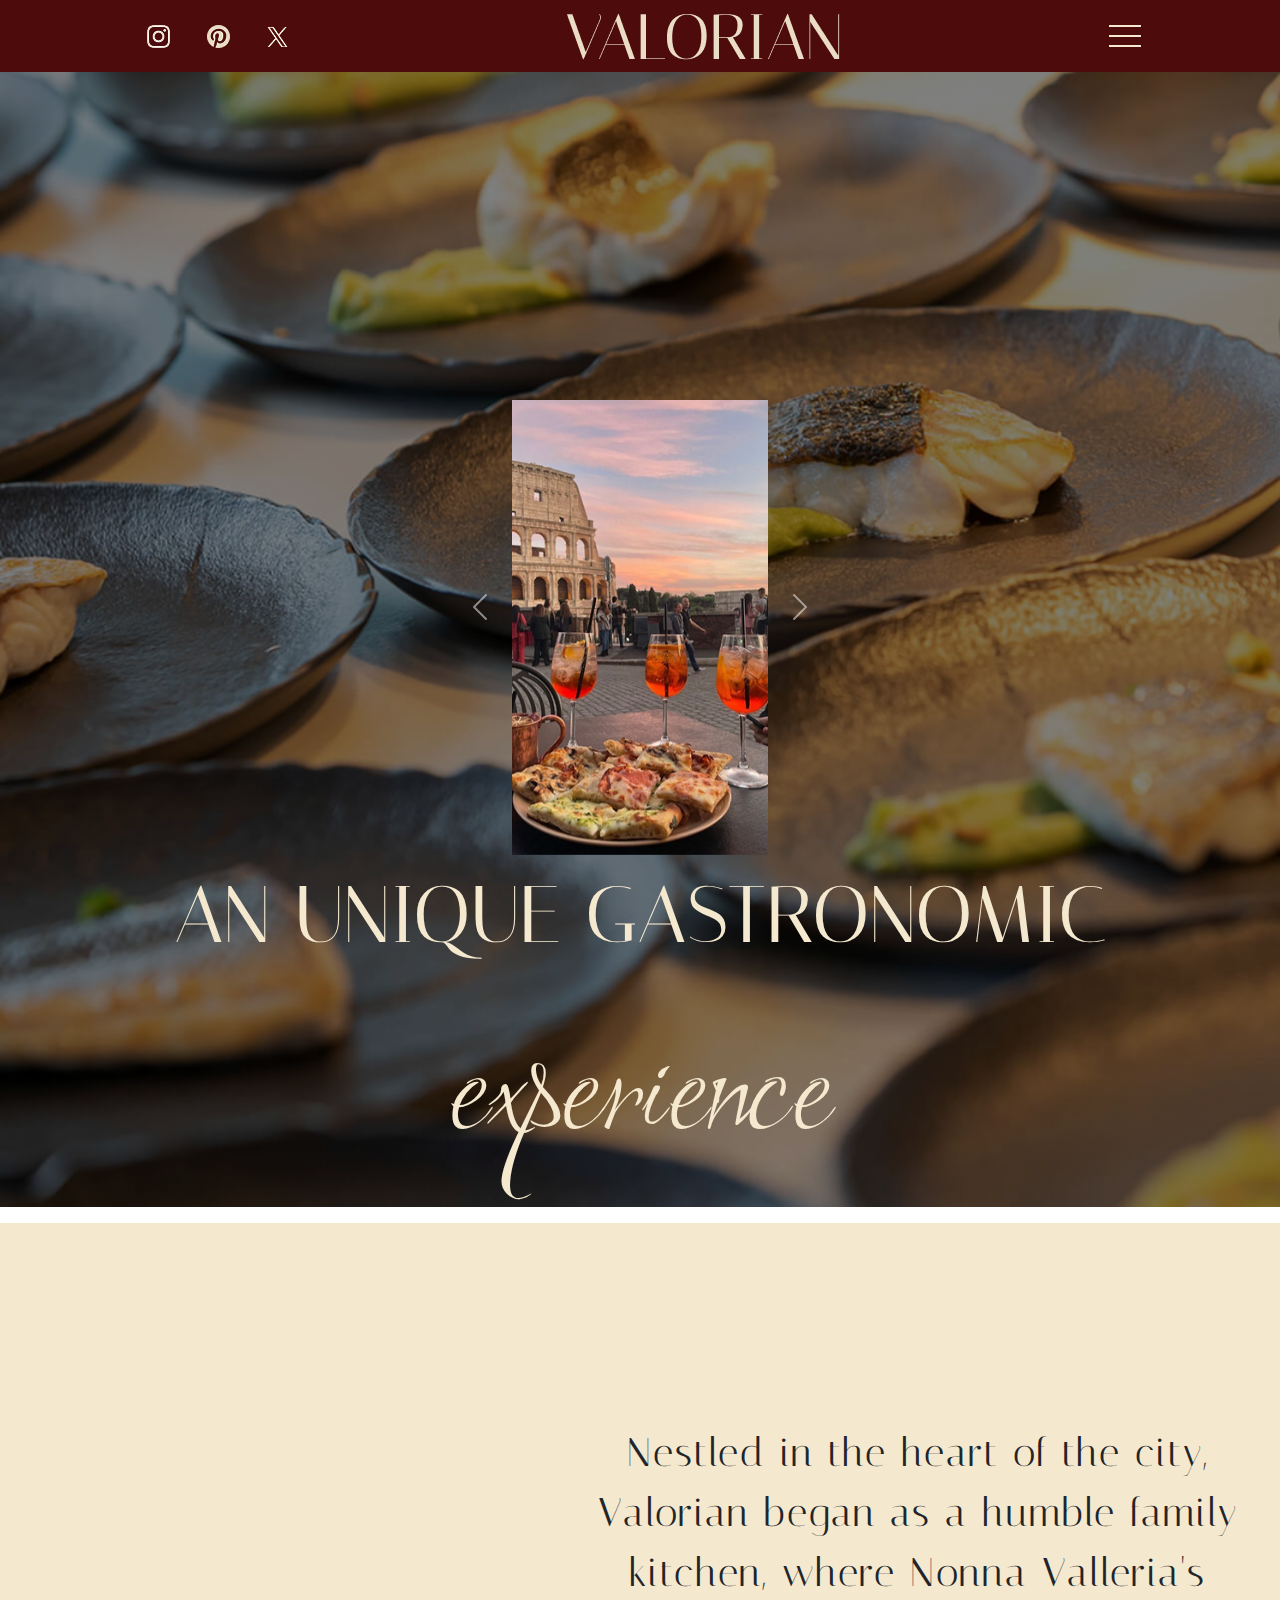
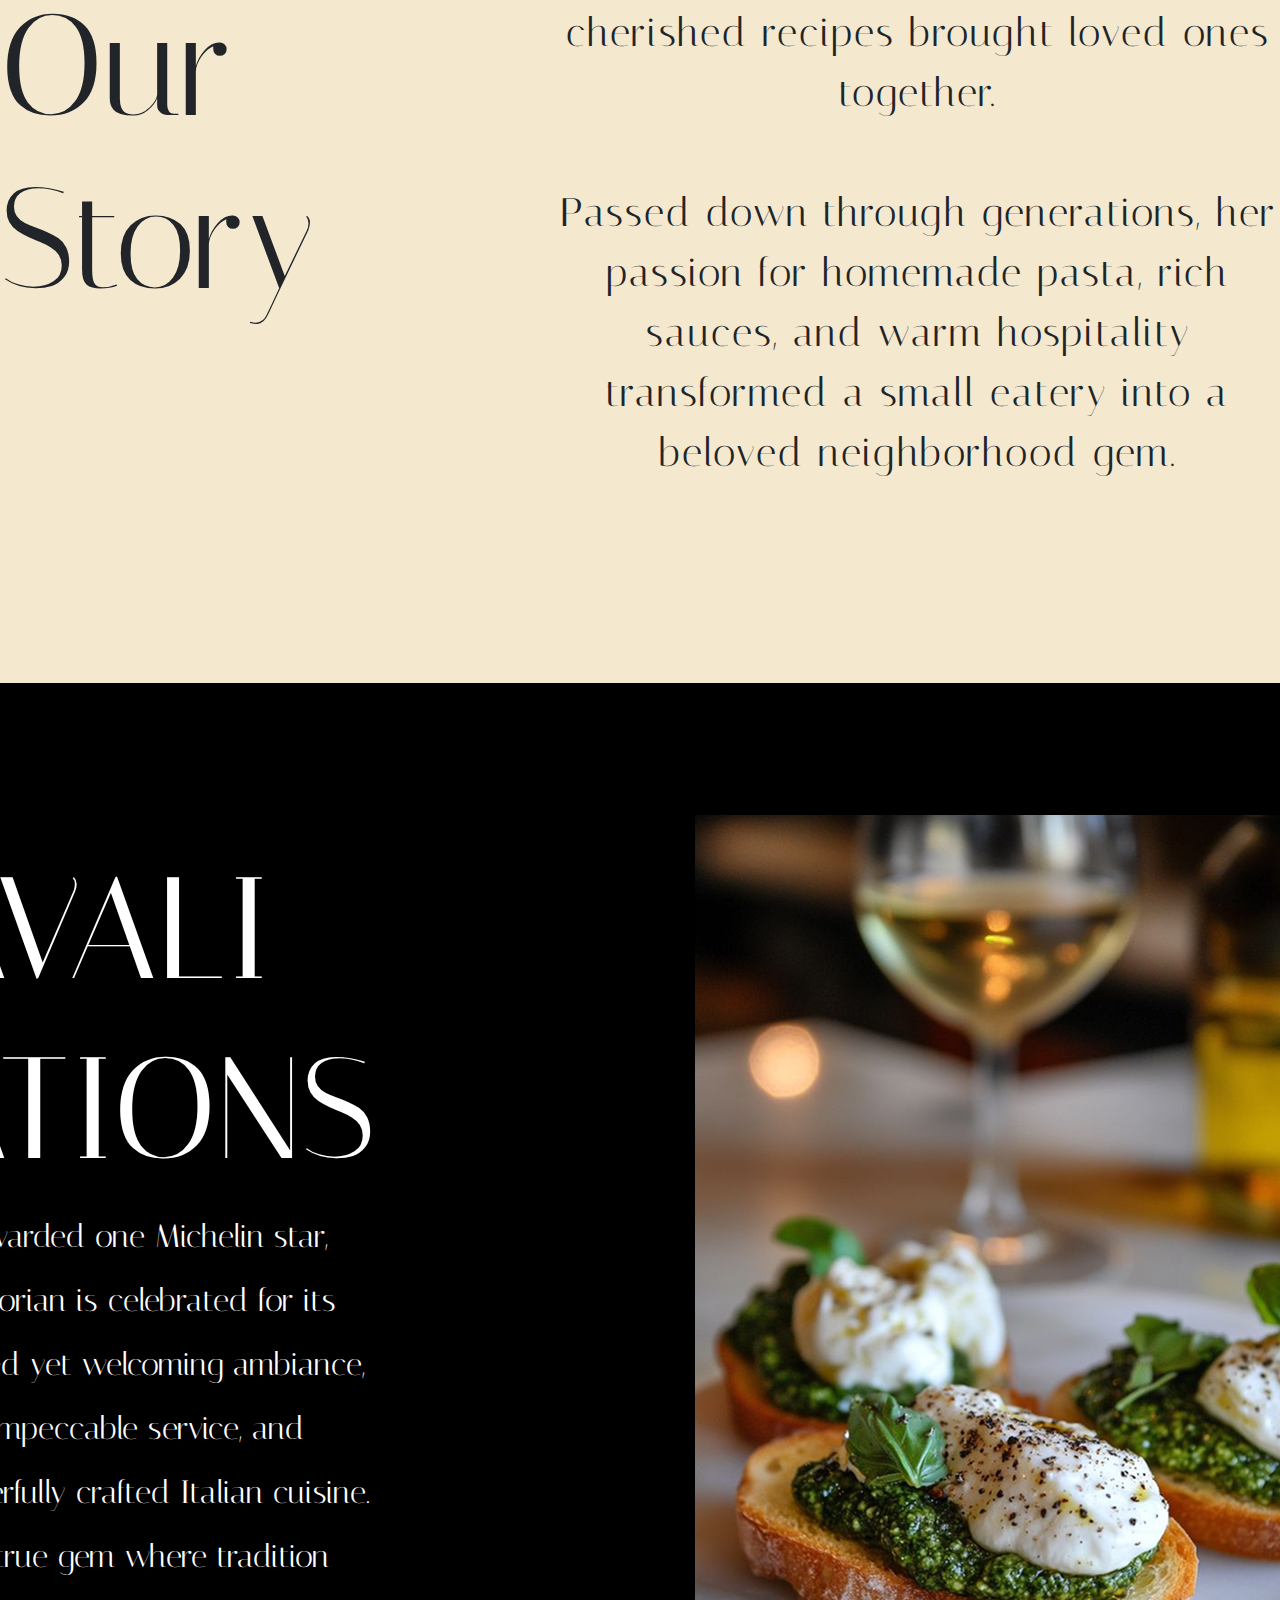
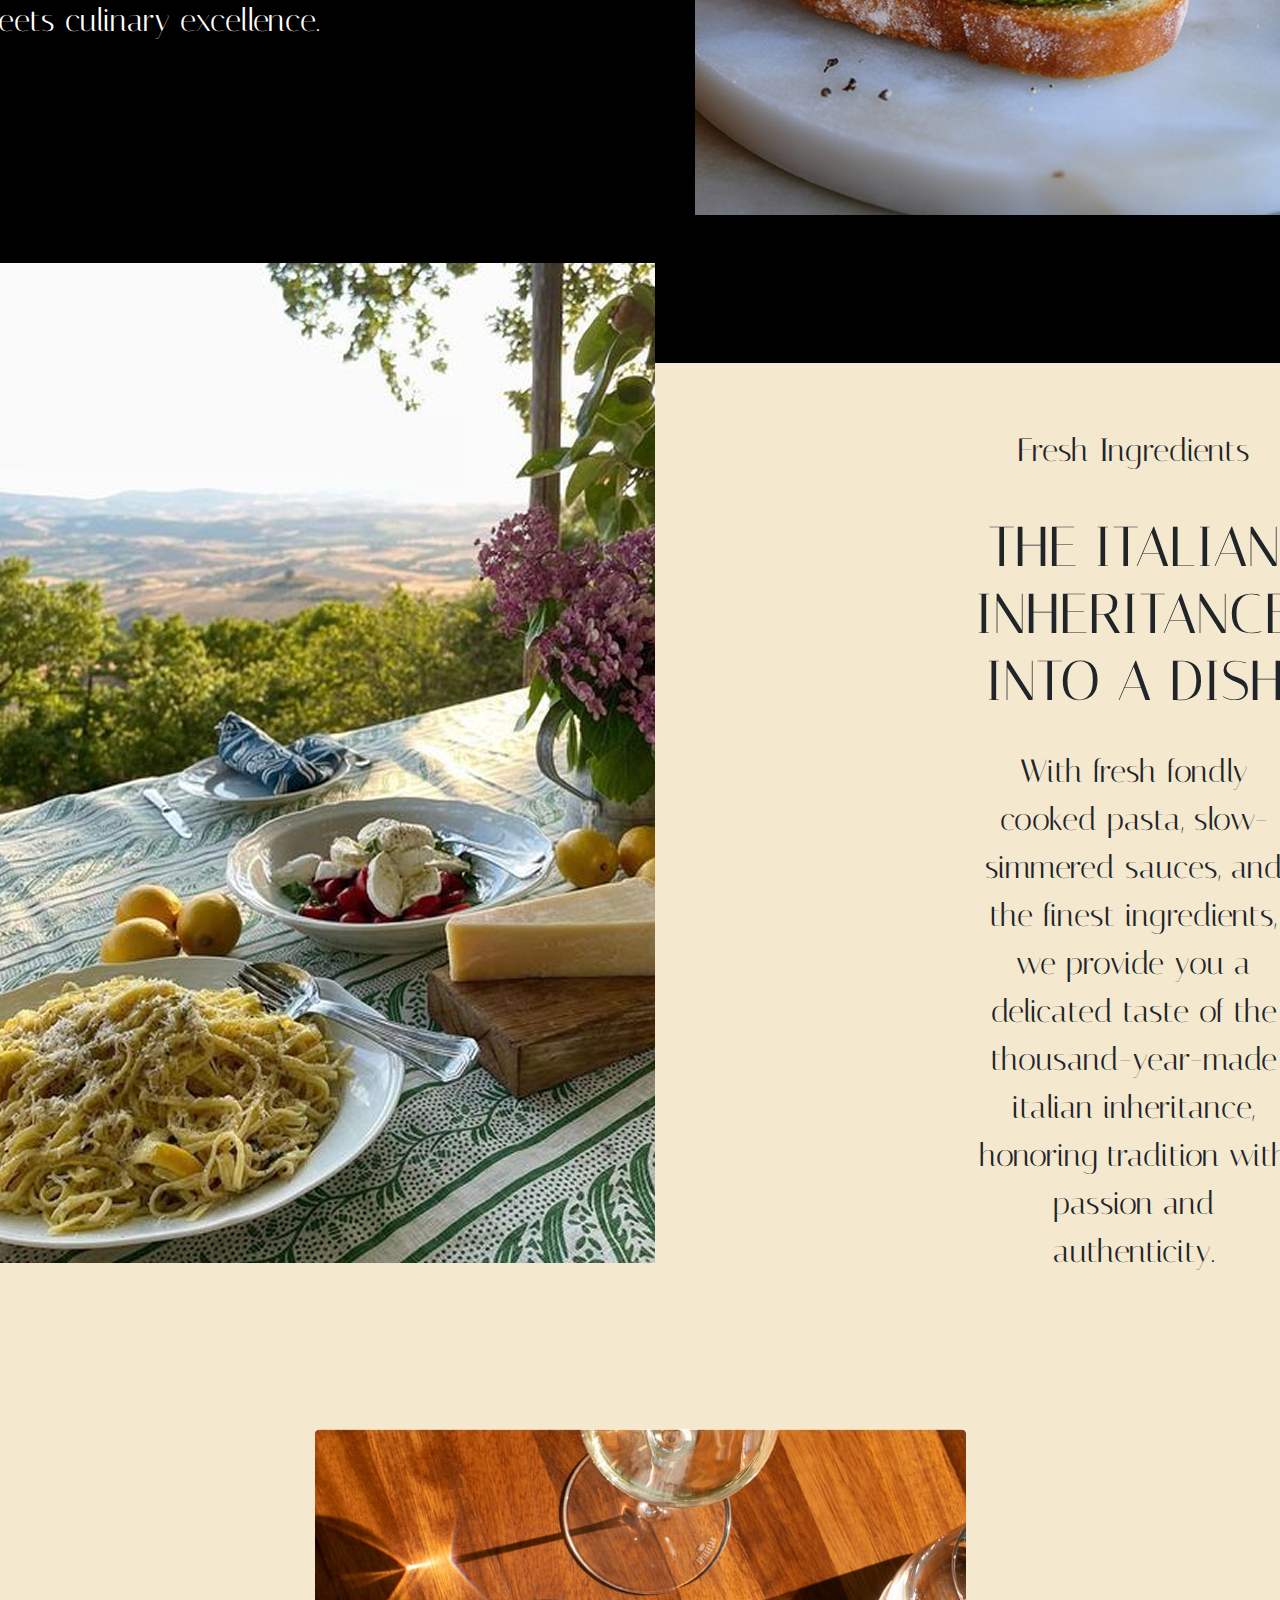
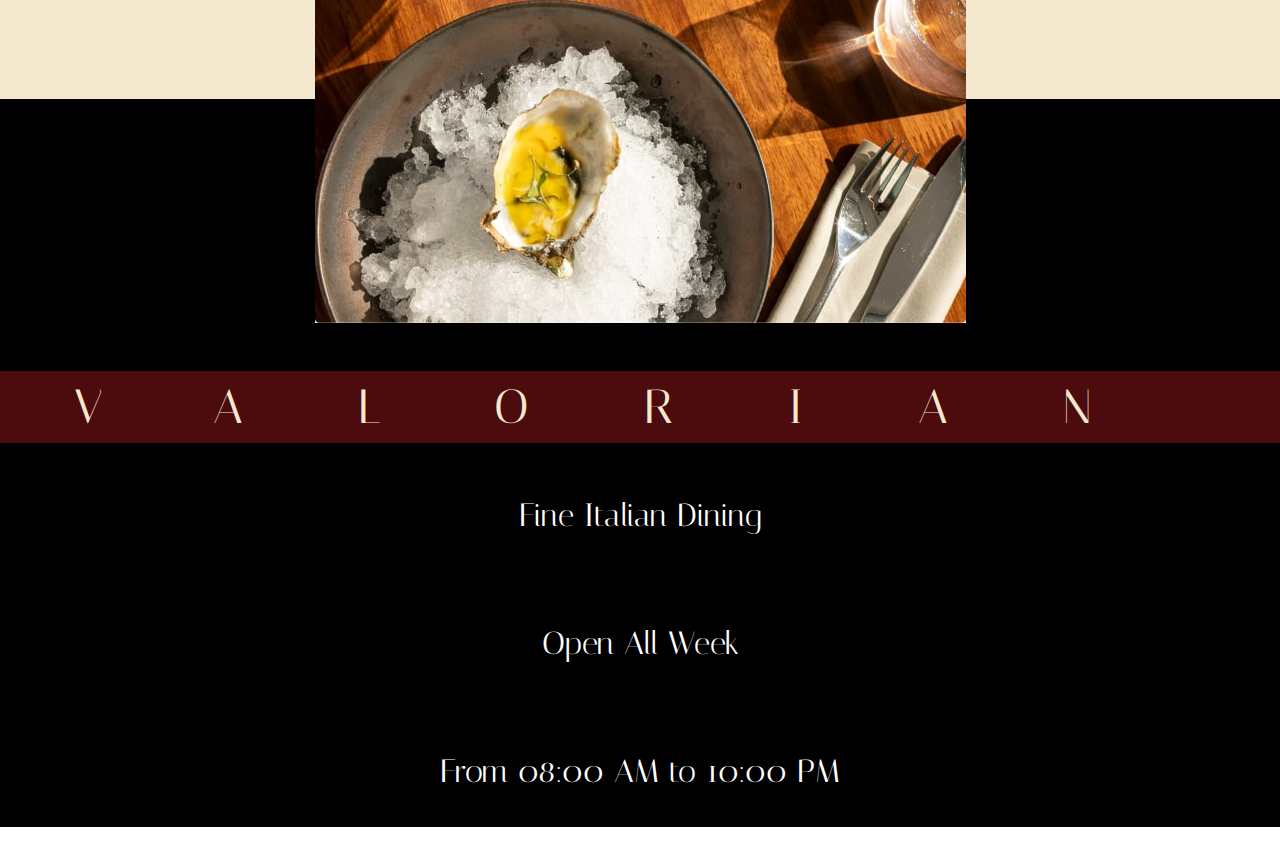
<file: index.html>
<!DOCTYPE html>
<html lang="en">
<head>
    <meta charset="UTF-8">
    <meta name="viewport" content="width=device-width, initial-scale=1.0">
    <title>VALORIAN</title>
    <link rel="stylesheet" href="css/principal.css">
    <link rel="preconnect" href="https://fonts.googleapis.com">
    <link rel="icon" type="image/png" href="favicon.png">
    <link rel="preconnect" href="https://fonts.gstatic.com" crossorigin>
    <link href="https://fonts.googleapis.com/css2?family=Great+Vibes&family=Italiana&display=swap" rel="stylesheet">
    <link rel="preconnect" href="https://fonts.googleapis.com">
    <link rel="preconnect" href="https://fonts.gstatic.com" crossorigin>
    <link href="https://fonts.googleapis.com/css2?family=Love+Light&display=swap" rel="stylesheet">


</head>
<body>
    <header id="texto">
        <nav>
          
            <div id="redes-sociais">
                <a href="https://www.instagram.com/"><img src="imagens/instagram.png" alt=""></a>
                <a href="https://br.pinterest.com/"><img src="imagens/pinterest.png" alt=""></a>
                <a href="https://x.com/?lang=pt&mx=2"><img src="imagens/x.png" alt=""></a>
            </div>

            <a href="index.html"><img src="imagens/LOGO.png" alt=""></a>

            <div class="mobile-menu">
              <div class="line1"></div>
              <div class="line2"></div>
              <div class="line3"></div>
            </div>

            <ul class="nav-list">
              <li><a href="menu.html">MENU</a></li>
              <li><a href="reservas.html">BOOKING</a></li>
              <li><a href="delivery.html">DELIVERY</a></li>
              <li><a href="contato.html">CONTACT</a></li>
              <li><a href="eventos.html">EVENTS</a></li>
              <li><a href="espaco.html">SPACE</a></li>
            </ul>


            
        </nav>
    </header>
    <script src="mobile-navbar.js"></script>


    <div id="header-image">

      <div id="carouselFade" class="carousel slide carousel-fade">
        <div class="carousel-inner">
          <div class="carousel-item active">
            <img src="imagens/img1.png" class="d-block w-100" alt="...">
          </div>
          <div class="carousel-item">
            <img src="imagens/img2.png" class="d-block w-100" alt="...">
          </div>
          <div class="carousel-item">
            <img src="imagens/img3.png" class="d-block w-100" alt="...">
          </div>
          <div class="carousel-item">
            <img src="imagens/img4.png" class="d-block w-100" alt="...">
          </div>
          <div class="carousel-item">
            <img src="imagens/img5.png" class="d-block w-100" alt="...">
          </div>
        </div>
        <button class="carousel-control-prev" type="button" data-bs-target="#carouselFade" data-bs-slide="prev">
          <span class="carousel-control-prev-icon" aria-hidden="true"></span>
          <span class="visually-hidden">Previous</span>
        </button>
        <button class="carousel-control-next" type="button" data-bs-target="#carouselFade" data-bs-slide="next">
          <span class="carousel-control-next-icon" aria-hidden="true"></span>
          <span class="visually-hidden">Next</span>
        </button>
      </div>

        <link href="https://cdn.jsdelivr.net/npm/bootstrap@5.3.3/dist/css/bootstrap.min.css" rel="stylesheet" integrity="sha384-QWTKZyjpPEjISv5WaRU9OFeRpok6YctnYmDr5pNlyT2bRjXh0JMhjY6hW+ALEwIH" crossorigin="anonymous">
        <script src="https://cdn.jsdelivr.net/npm/bootstrap@5.3.3/dist/js/bootstrap.bundle.min.js" integrity="sha384-YvpcrYf0tY3lHB60NNkmXc5s9fDVZLESaAA55NDzOxhy9GkcIdslK1eN7N6jIeHz" crossorigin="anonymous"></script>

        <link href="https://cdn.jsdelivr.net/npm/bootstrap@5.3.3/dist/css/bootstrap.min.css" rel="stylesheet" integrity="sha384-QWTKZyjpPEjISv5WaRU9OFeRpok6YctnYmDr5pNlyT2bRjXh0JMhjY6hW+ALEwIH" crossorigin="anonymous">
        <script src="https://cdn.jsdelivr.net/npm/bootstrap@5.3.3/dist/js/bootstrap.bundle.min.js" integrity="sha384-YvpcrYf0tY3lHB60NNkmXc5s9fDVZLESaAA55NDzOxhy9GkcIdslK1eN7N6jIeHz" crossorigin="anonymous"></script>

        <p id="carousel-bottom-text1">AN UNIQUE GASTRONOMIC</p>
        <p id="carousel-bottom-text2">experience</p>
    </div>

        
    
    
        

    <main id="main-page">


<!--STORY SECTION-->

      <div id="about-us-part">

          <h1 id="title">Our Story</h1>
          <p id="text">Nestled in the heart of the city, Valorian began as a humble family kitchen, where Nonna Valleria's cherished recipes brought loved ones together. <br> <br> Passed down through generations, her passion for homemade pasta, rich sauces, and warm hospitality transformed a small eatery into a beloved neighborhood gem. </p>

      </div> 
      
<!--AVALIATIONS SECTION-->
    
        <div id="avaliations-part">
            <div id="left-side-avaliations">
                <h1 id="avaliations-title">AVALI</h1>
                <h1 id="avaliations-title">ATIONS</h1>
                <p id="avaliations">Awarded one Michelin star, Valorian is celebrated for its refined yet welcoming ambiance, impeccable service, and masterfully crafted Italian cuisine. A true gem where tradition meets culinary excellence.</p>
    
            </div>

            <figure>
              <img src="imagens/avaliations-image.png" alt="">
            </figure>

            
        </div>


<!--INGREDIENTS SECTION-->

        <div id="ingredients-part">
          <figure>
            <img src="imagens/fresh-part-img.png" alt="">
          </figure>
            

            <div id="ingredients-text-side">

              <p id="ingredients-first-text">Fresh Ingredients</p> <br>
              <h1 id="ingredients-second-text">THE ITALIAN INHERITANCE INTO A DISH</h1> <br>
              <p id="ingredients-third-text">With fresh fondly cooked pasta, slow-simmered sauces, and the finest ingredients, we provide you a delicated taste of the thousand-year-made italian inheritance, honoring tradition with passion and authenticity.</p><br>
              
            </div>
        </div>


        <div id="extra-space-bg"></div>

<!--FOOTER SECTION-->

        <footer>

          <div id="upper-extra-space-bg-footer">
            <figure>
              <img src="imagens/footer-img.png" alt="">
            </figure>
          </div>

          <div id="footer-logo">
            <p>VALORIAN</p>
          </div>

          <div id="lower-extra-space-bg-footer">
            <p>Fine Italian Dining</p>
            <p>Open All Week</p>
            <p>From 08:00 AM to 10:00 PM</p>
          </div>


        </footer>
    </main>
</body>
</html>
</file>
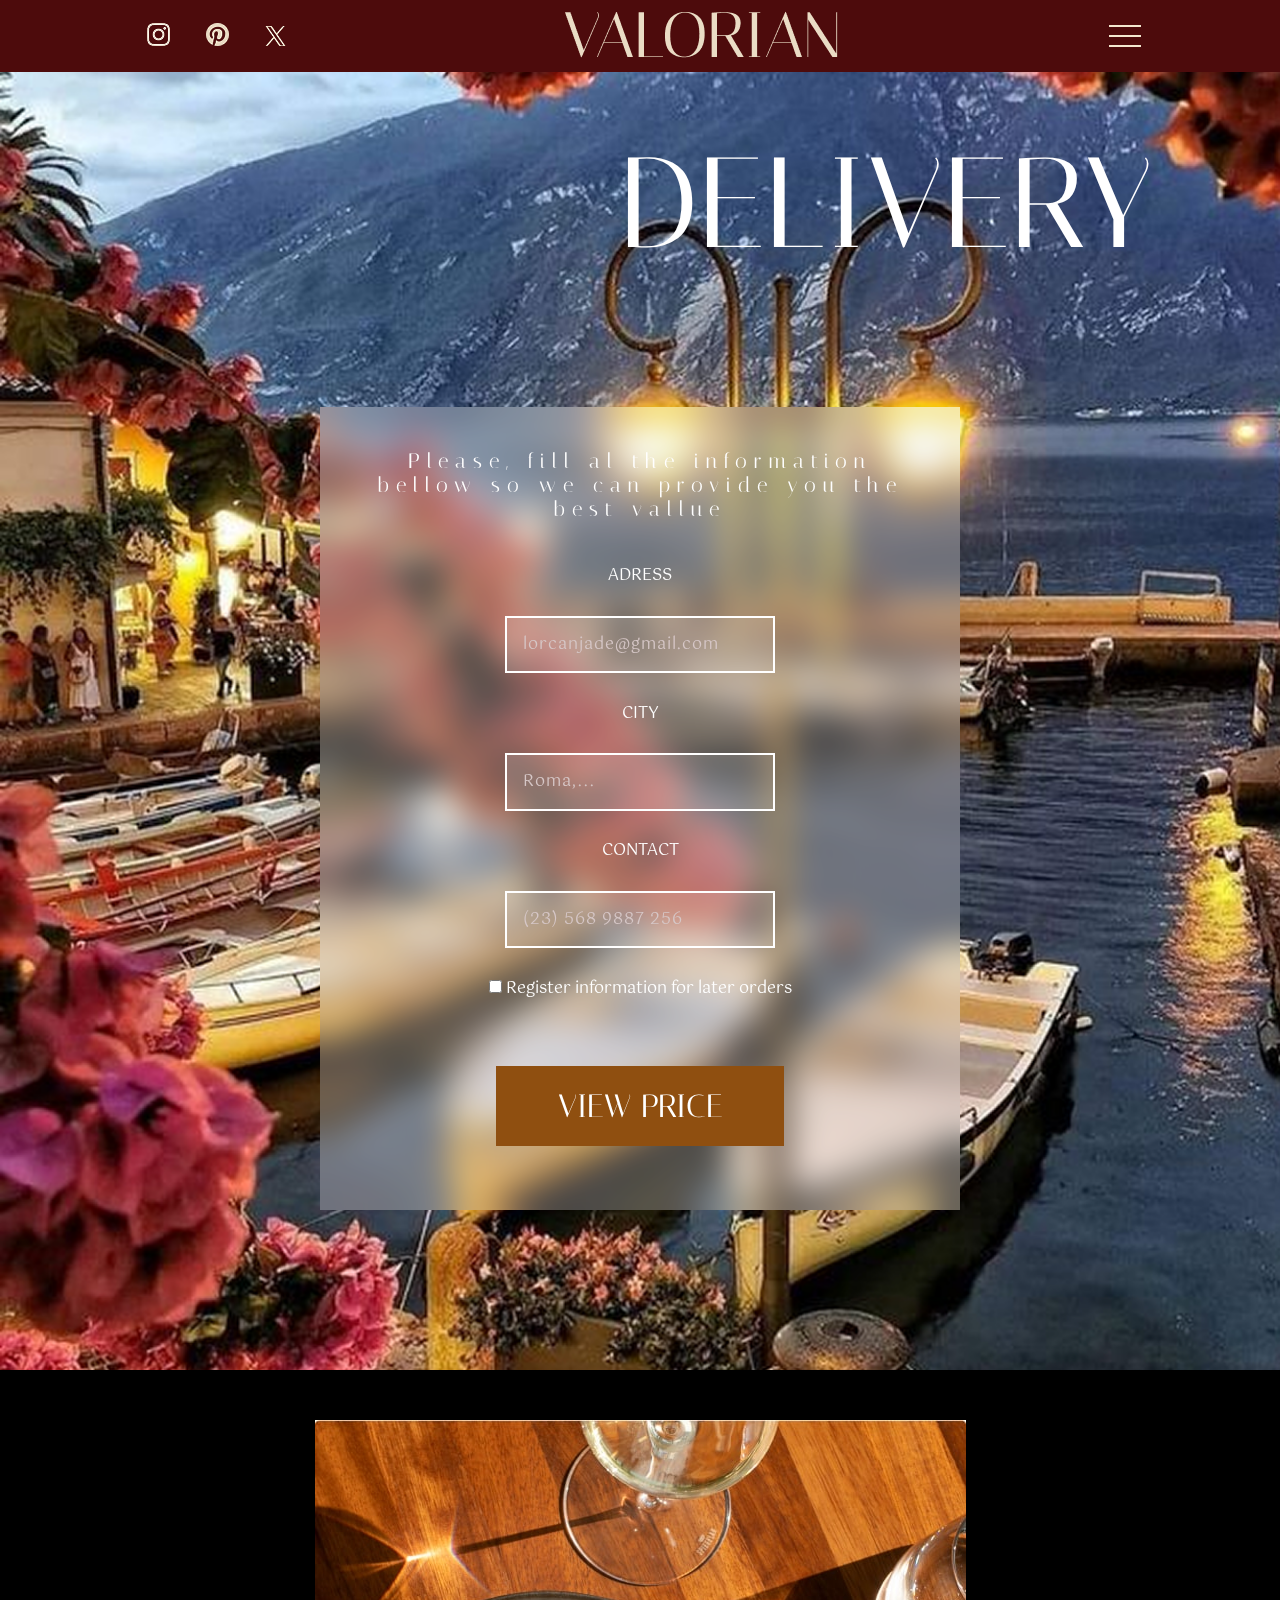
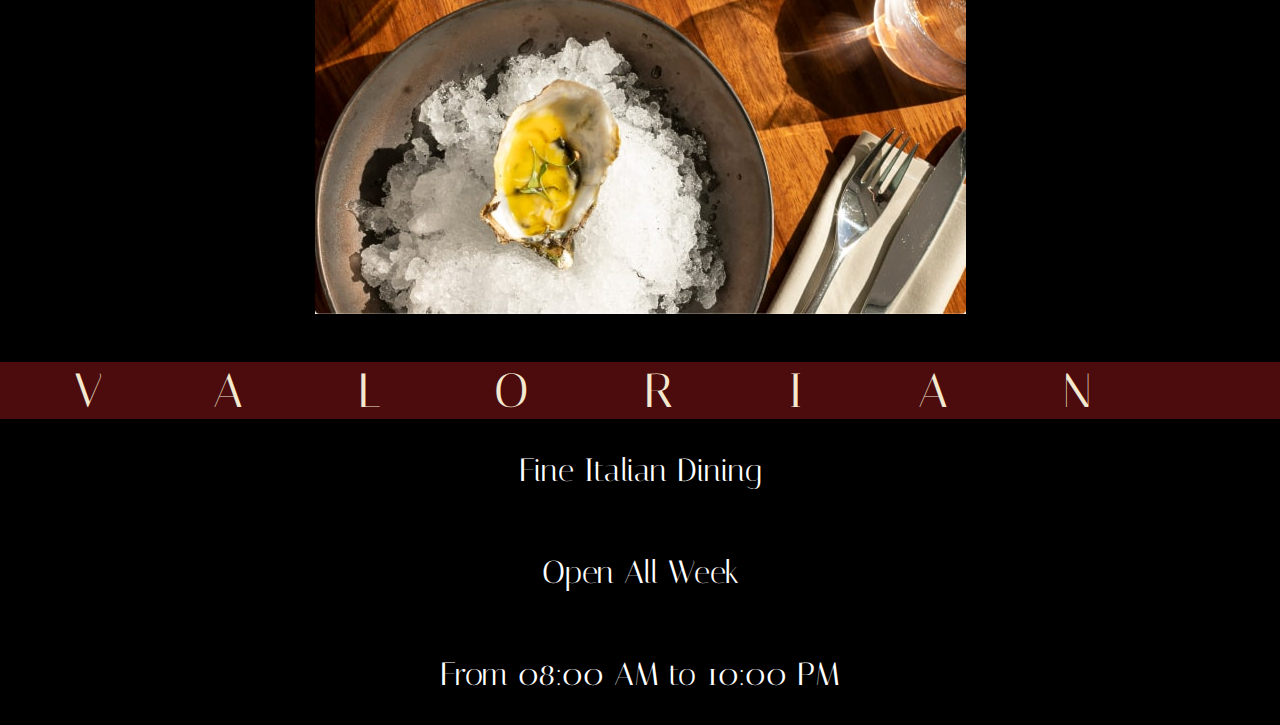
<file: delivery.html>
<!DOCTYPE html>
<html lang="en">
<head>
    <meta charset="UTF-8">
    <meta name="viewport" content="width=device-width, initial-scale=1.0">
    <title>Delivery Orders</title>
    <link rel="stylesheet" href="css/principal.css">
    <link rel="stylesheet" href="css/delivery.css">
    <link rel="preconnect" href="https://fonts.googleapis.com">
    <link rel="preconnect" href="https://fonts.gstatic.com" crossorigin>
    <link href="https://fonts.googleapis.com/css2?family=Great+Vibes&family=Italiana&display=swap" rel="stylesheet">
    <link rel="preconnect" href="https://fonts.googleapis.com">
    <link rel="preconnect" href="https://fonts.gstatic.com" crossorigin>
    <link href="https://fonts.googleapis.com/css2?family=Love+Light&display=swap" rel="stylesheet">
    <link rel="preconnect" href="https://fonts.googleapis.com">
    <link rel="preconnect" href="https://fonts.gstatic.com" crossorigin>
    <link href="https://fonts.googleapis.com/css2?family=Gotu&family=Inter:ital,opsz,wght@0,14..32,100..900;1,14..32,100..900&family=Love+Light&display=swap" rel="stylesheet">

</head>
<body>
    <header id="texto">
        <nav>
          
            <div id="redes-sociais">
                <a href="https://www.instagram.com/"><img src="imagens/instagram.png" alt=""></a>
                <a href="https://br.pinterest.com/"><img src="imagens/pinterest.png" alt=""></a>
                <a href="https://x.com/?lang=pt&mx=2"><img src="imagens/x.png" alt=""></a>
            </div>

            <a href="index.html"><img src="imagens/LOGO.png" alt=""></a>

            <div class="mobile-menu">
              <div class="line1"></div>
              <div class="line2"></div>
              <div class="line3"></div>
            </div>

            <ul class="nav-list">
              <li><a href="menu.html">MENU</a></li>
              <li><a href="reservas.html">BOOKING</a></li>
              <li><a href="delivery.html">DELIVERY</a></li>
              <li><a href="contato.html">CONTACT</a></li>
              <li><a href="eventos.html">EVENTS</a></li>
              <li><a href="espaco.html">SPACE</a></li>
            </ul>

            
        </nav>
    </header>
    <script src="mobile-navbar.js"></script>

    <div id="delivery-title">

      <h1>DELIVERY</h1>

      <div id="delivery-form">
            
            <div id="form">
              <p>Please, fill al the information bellow so we can provide you the best vallue</p>
              <div id="vector"></div>

                <form action="">
                  <label for="adress" id="adress">ADRESS</label> <br>
                  <input type="email" id="adress" placeholder="lorcanjade@gmail.com">
                </form>
                <form action="">
                  <label for="city" id="city">CITY</label> <br>
                  <input type="text"  id="city" placeholder="Roma,...">
                </form>
                <form action="">
                  <label for="contact" id="contact">CONTACT</label> <br>
                  <input type="tel" id="number" placeholder="(23) 568 9887 256">
                </form>
                <form action="">
                  <input type="checkbox" id="confirm-text">
                  <label for="confirm-text" id="confirm-text">Register information for later orders</label> <br>  
                </form>
                <form action="">
                  <input type="submit" id="submit" value="VIEW PRICE">
                </form>

            </div>

      </div>
    </div>
        
    <div id="extra-space-delivery">

    </div>
<!--FOOTER SECTION-->

        <footer>

          <div id="upper-extra-space-bg-footer">
            <figure>
              <img src="imagens/footer-img.png" alt="">
            </figure>
          </div>

          <div id="footer-logo">
            <p>VALORIAN</p>
          </div>

          <div id="lower-extra-space-bg-footer">
            <p>Fine Italian Dining</p>
            <p>Open All Week</p>
            <p>From 08:00 AM to 10:00 PM</p>
          </div>


        </footer>
    </main>
</body>
</html>
</file>
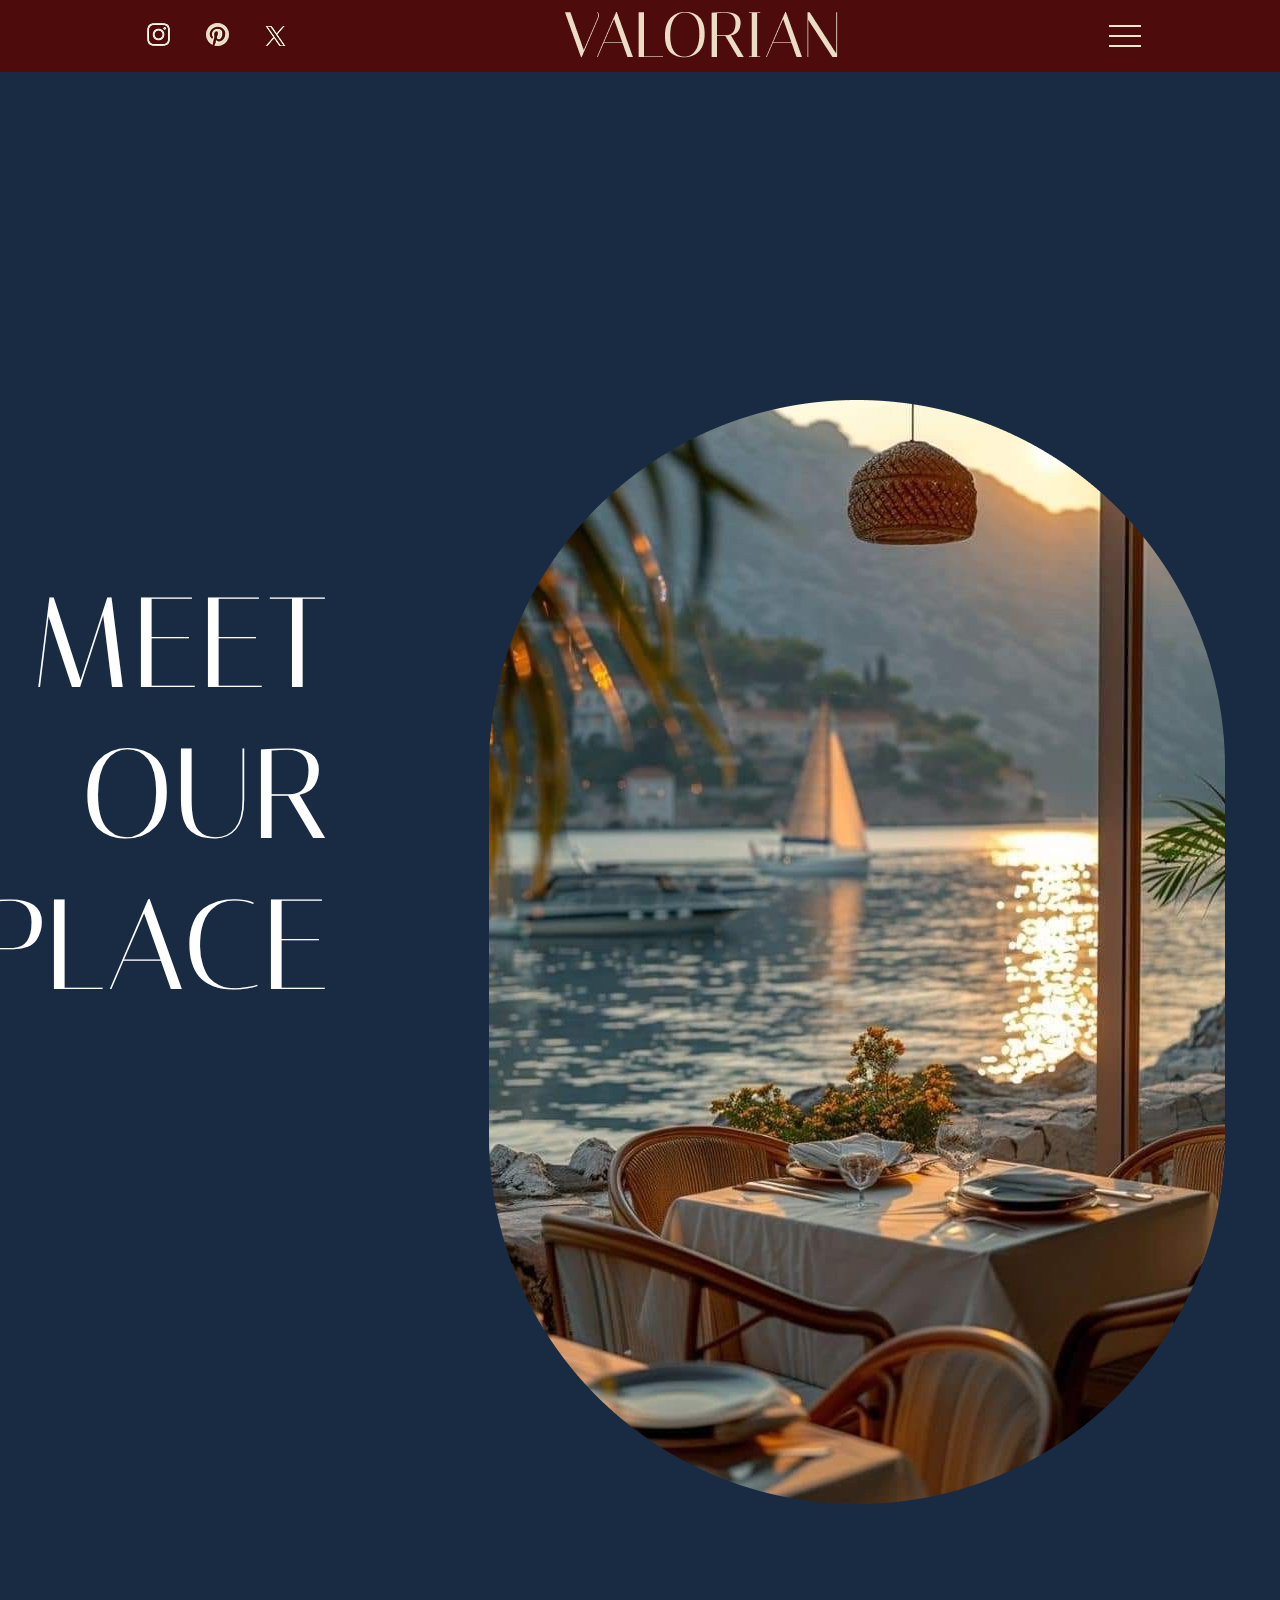
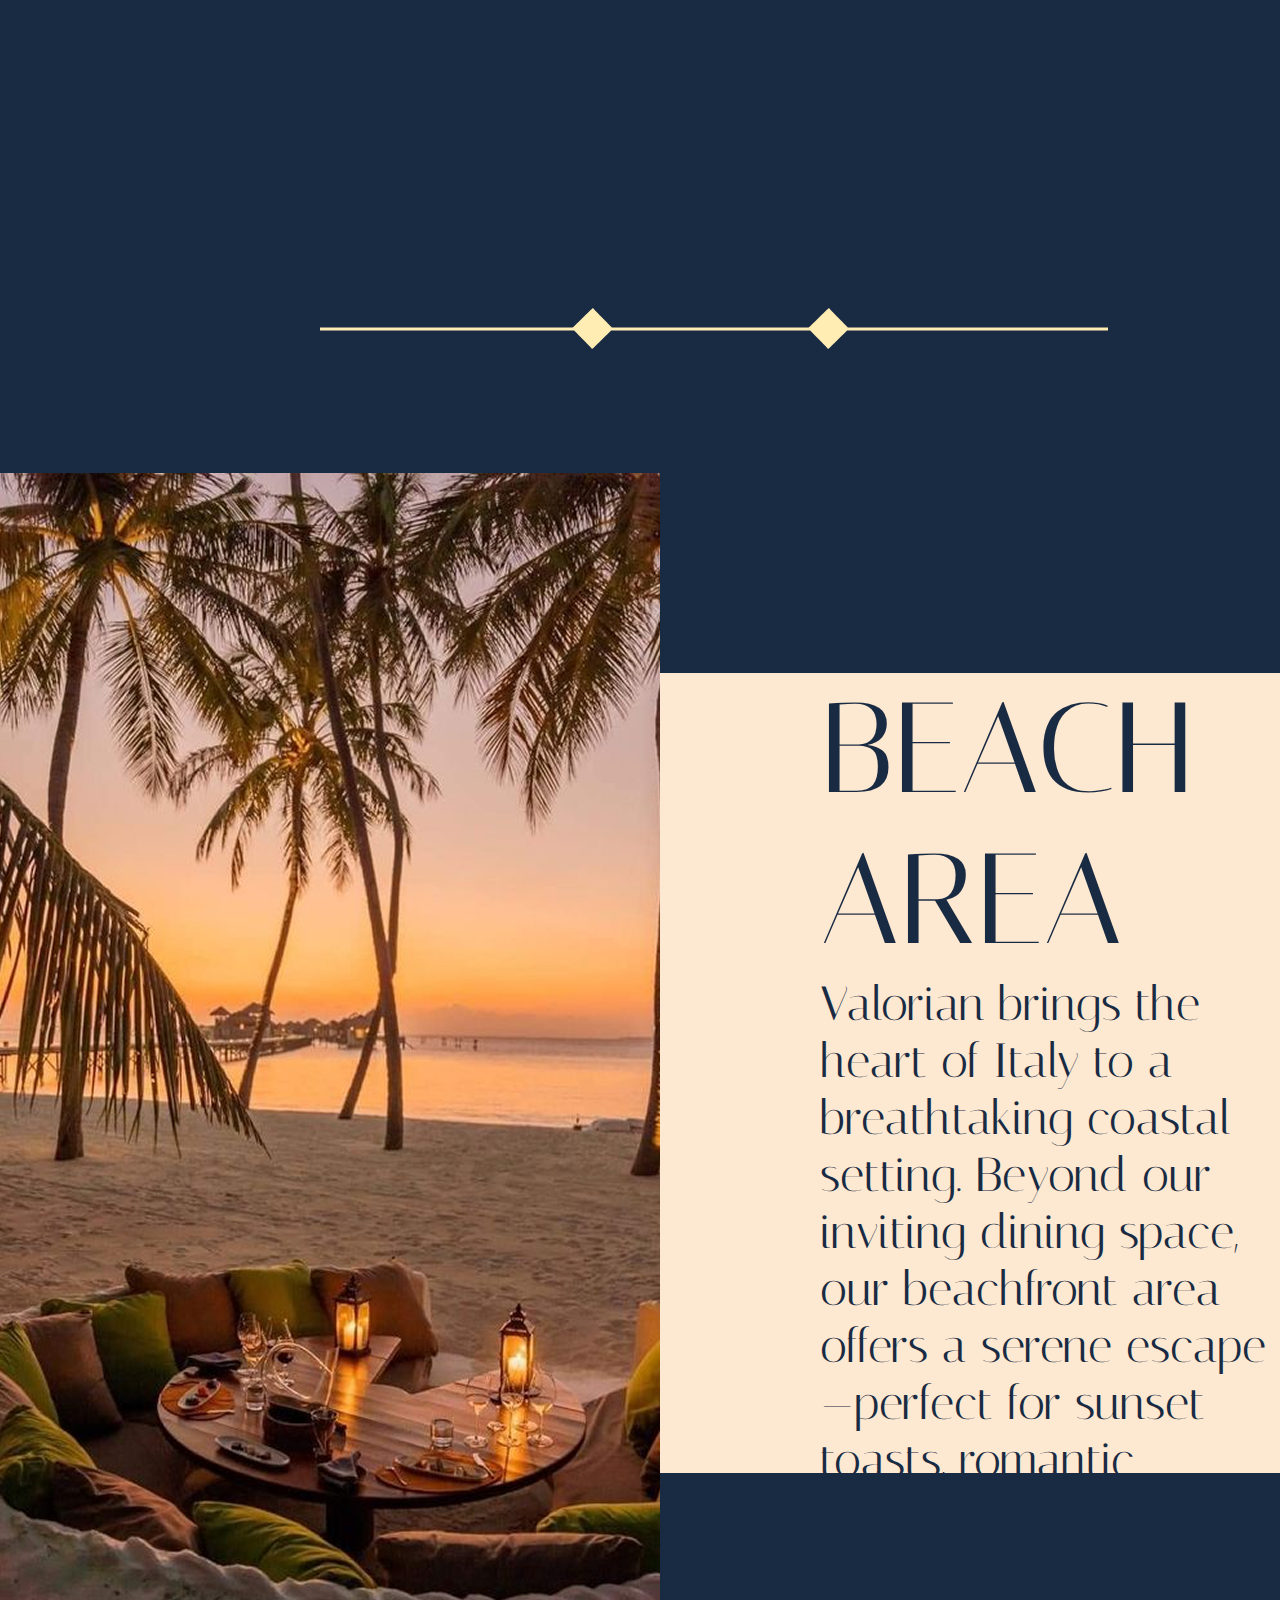
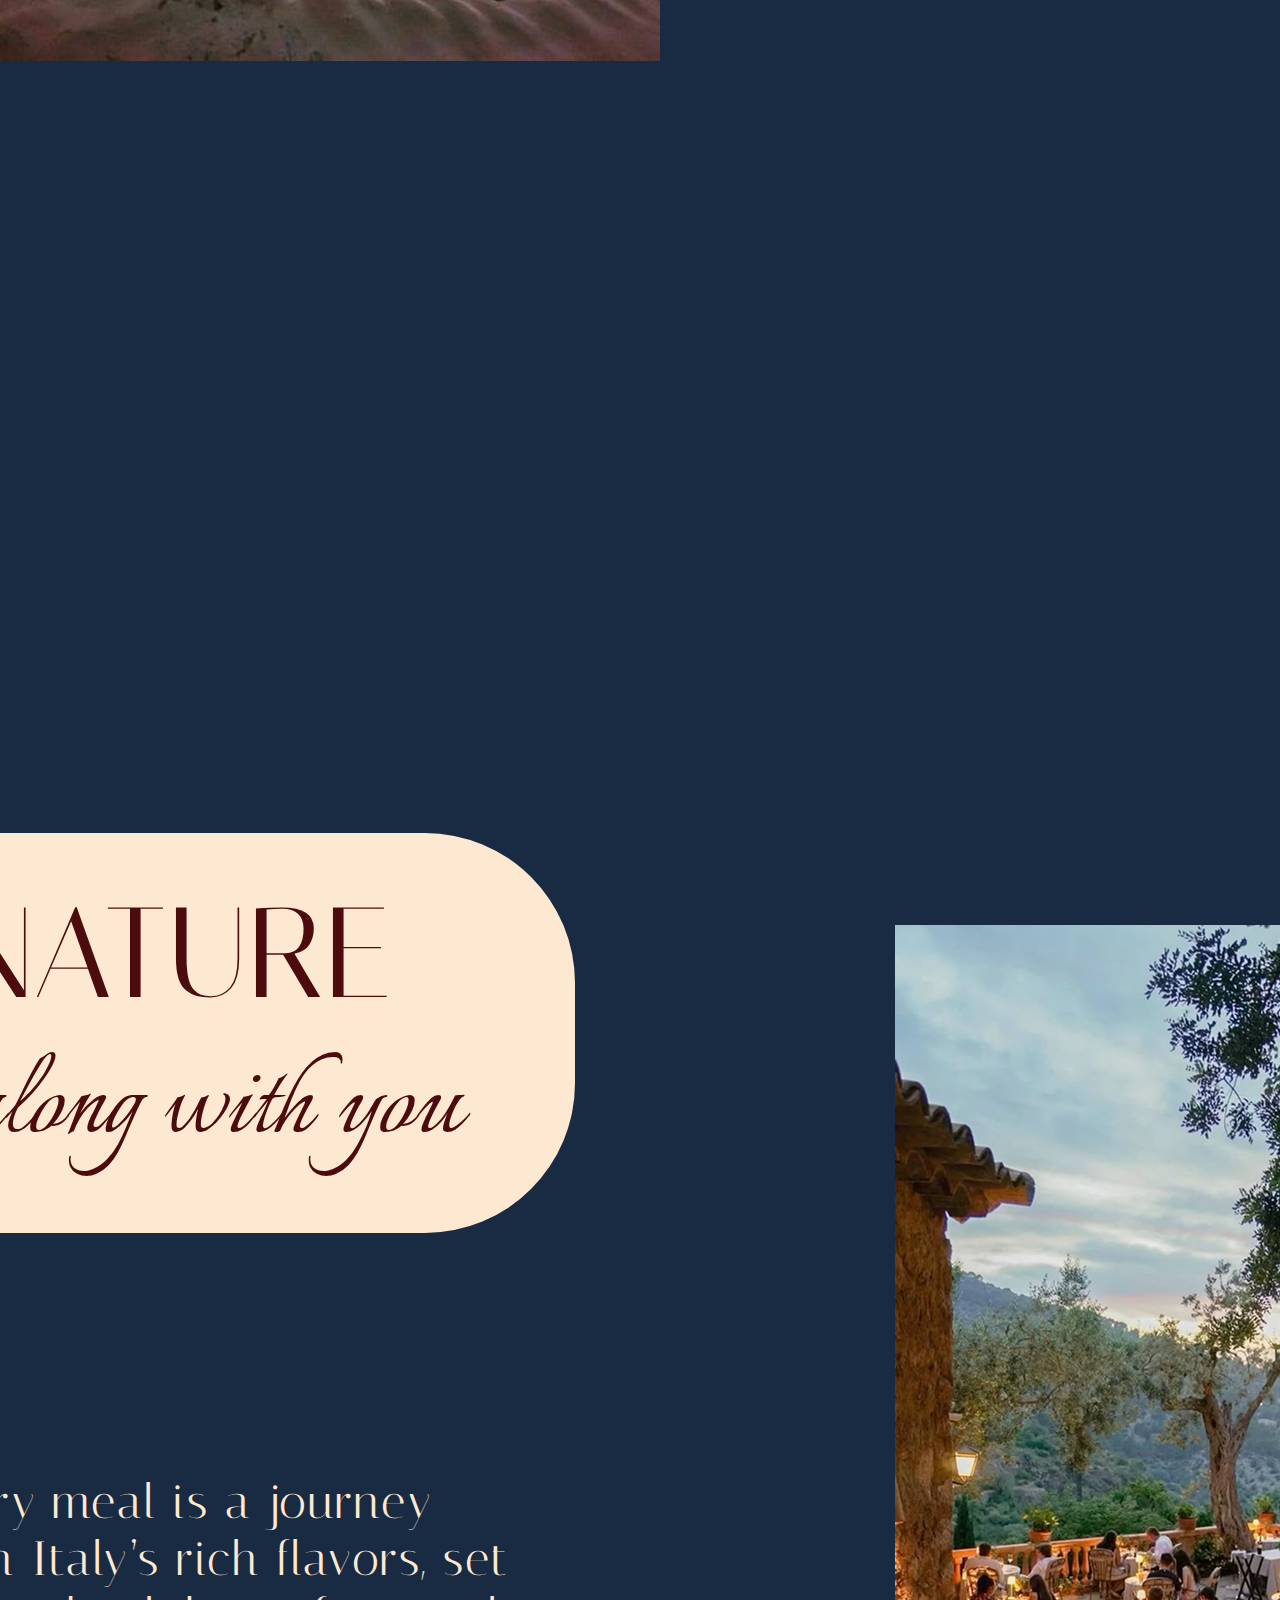
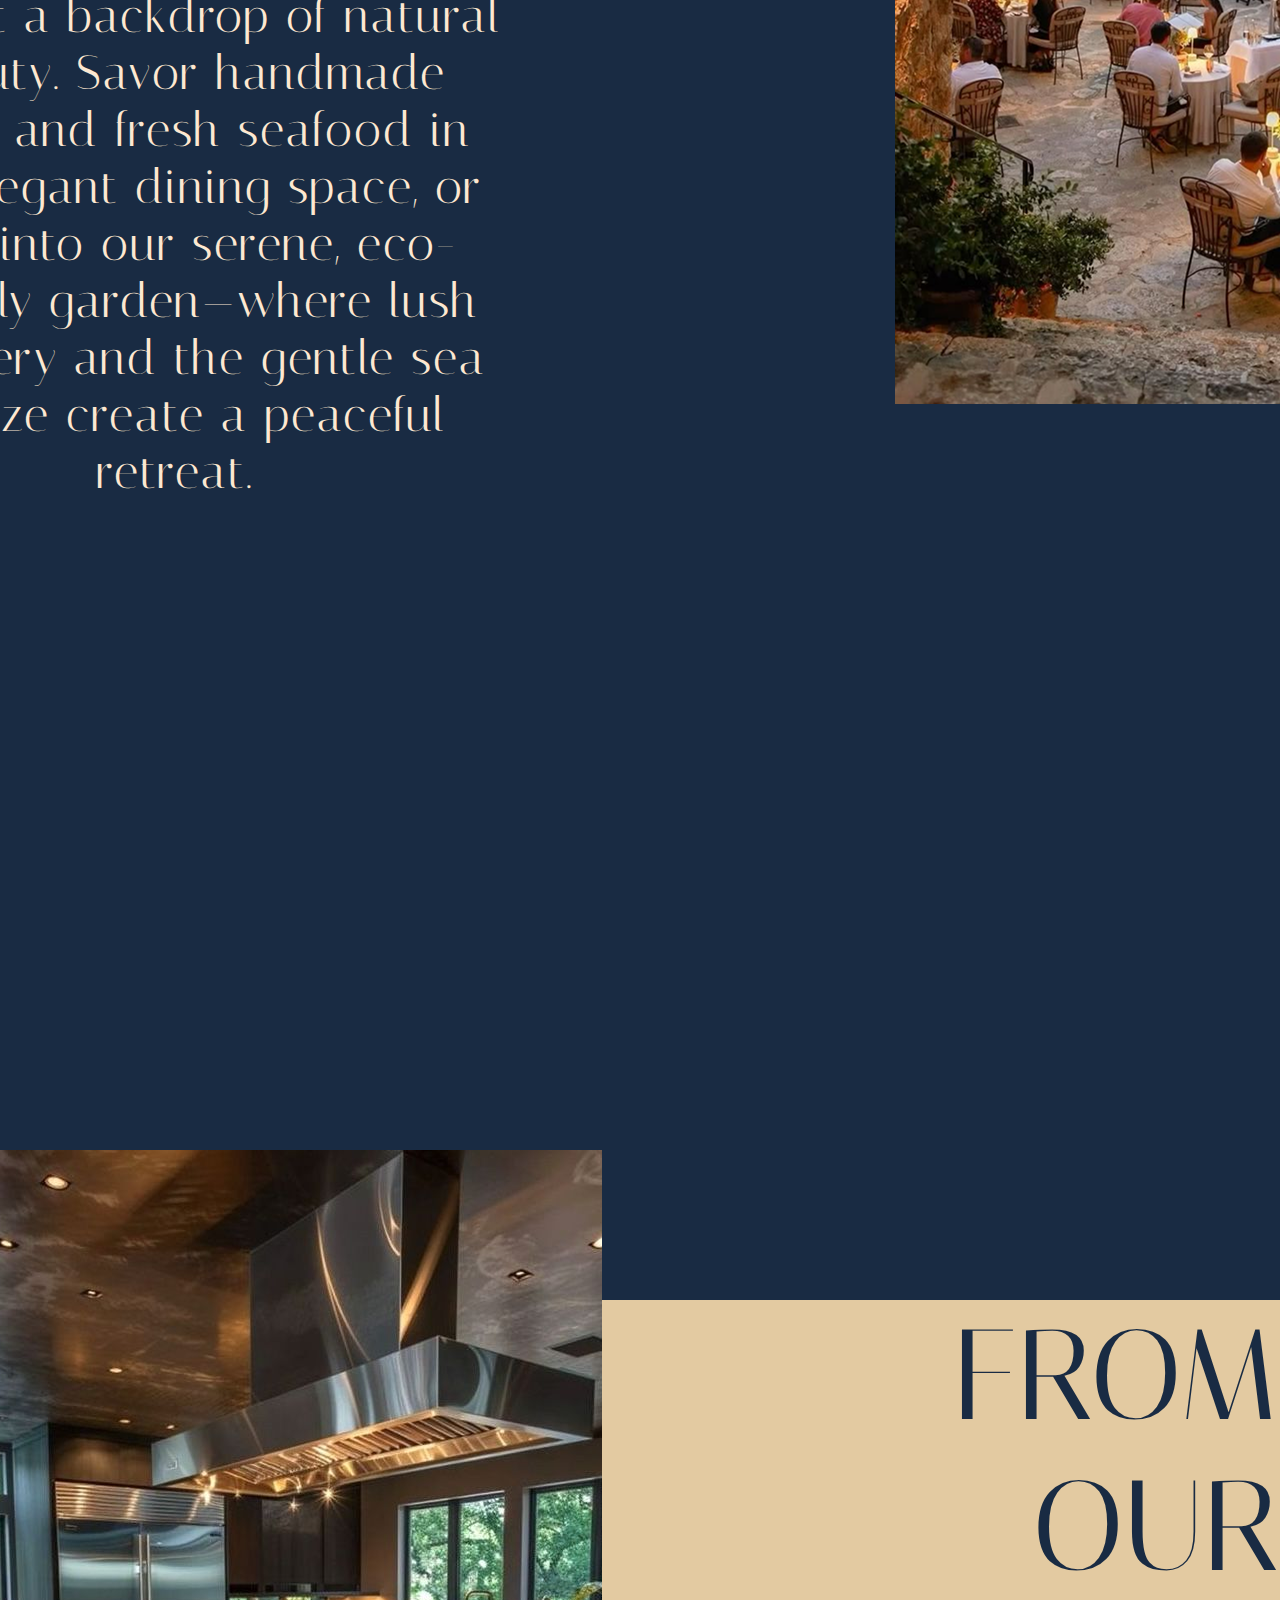
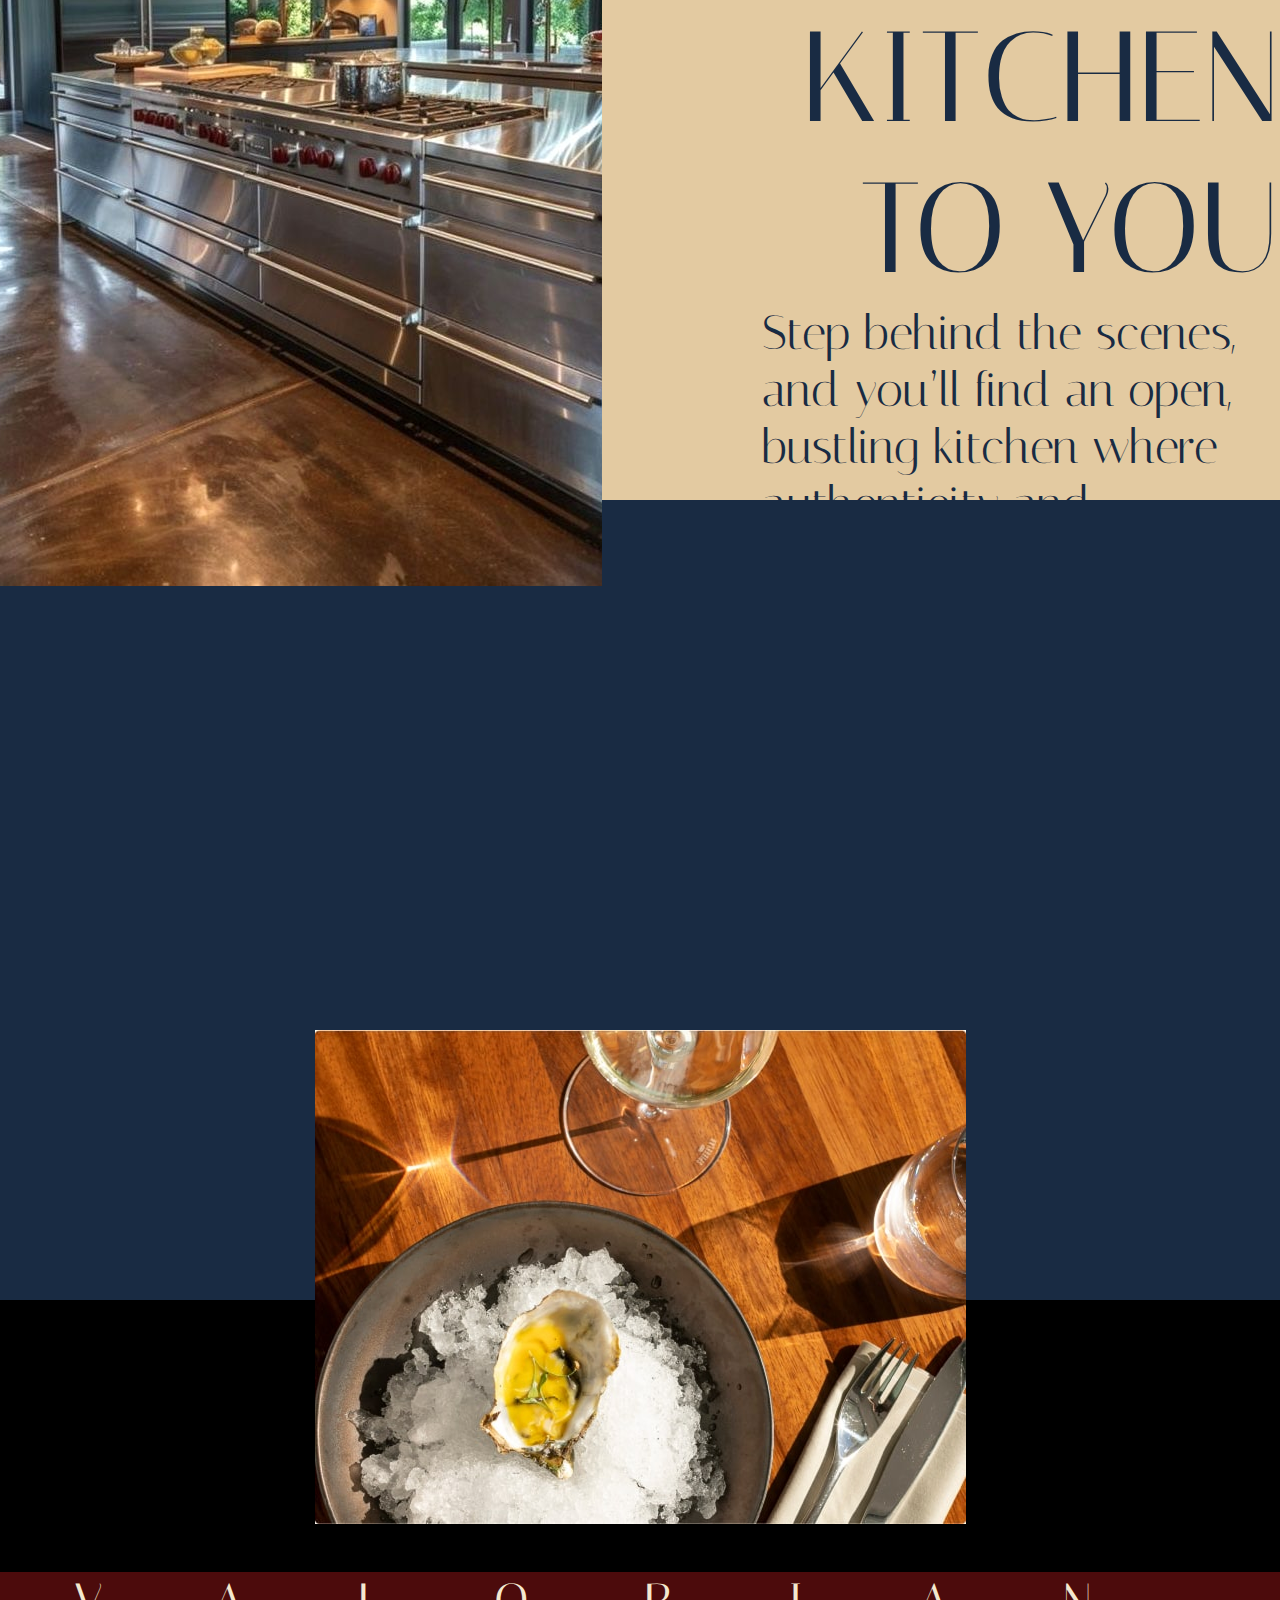
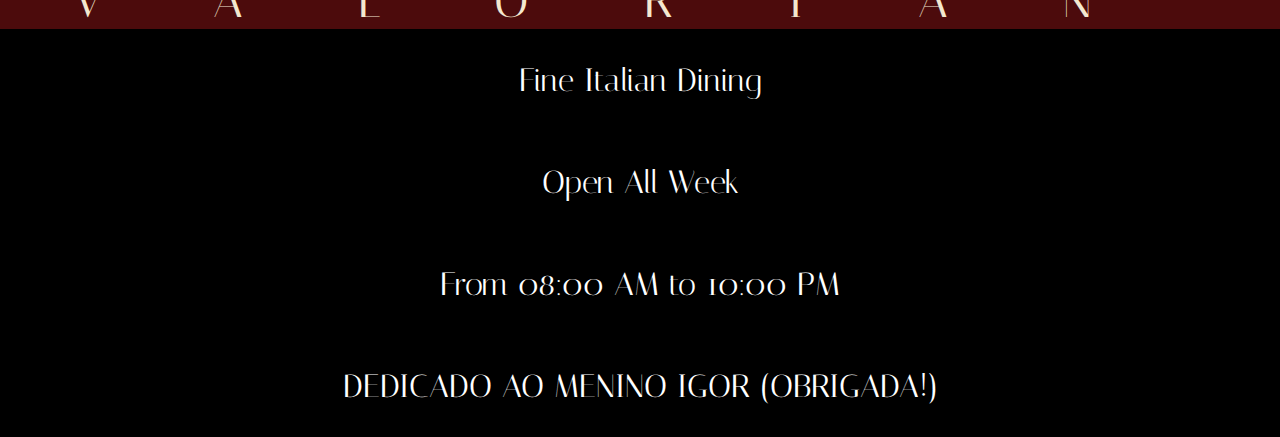
<file: espaco.html>
<!DOCTYPE html>
<html lang="en">
<head>
    <meta charset="UTF-8">
    <meta name="viewport" content="width=device-width, initial-scale=1.0">
    <title>Space</title>
    <link rel="stylesheet" href="css/principal.css">
    <link rel="stylesheet" href="css/espaco.css">
    <link rel="preconnect" href="https://fonts.googleapis.com">
    <link rel="preconnect" href="https://fonts.gstatic.com" crossorigin>
    <link href="https://fonts.googleapis.com/css2?family=Great+Vibes&family=Italiana&display=swap" rel="stylesheet">
    <link rel="preconnect" href="https://fonts.googleapis.com">
    <link rel="preconnect" href="https://fonts.gstatic.com" crossorigin>
    <link href="https://fonts.googleapis.com/css2?family=Love+Light&display=swap" rel="stylesheet">
    <link rel="preconnect" href="https://fonts.googleapis.com">
    <link rel="preconnect" href="https://fonts.gstatic.com" crossorigin>
    <link href="https://fonts.googleapis.com/css2?family=Italianno&display=swap" rel="stylesheet">
    <link rel="preconnect" href="https://fonts.googleapis.com">
    <link rel="preconnect" href="https://fonts.gstatic.com" crossorigin>
    <link href="https://fonts.googleapis.com/css2?family=Italianno&family=Julius+Sans+One&display=swap" rel="stylesheet">




  </head>
<body>
    <header id="texto">
        <nav>
          
            <div id="redes-sociais">
                <a href="https://www.instagram.com/"><img src="imagens/instagram.png" alt=""></a>
                <a href="https://br.pinterest.com/"><img src="imagens/pinterest.png" alt=""></a>
                <a href="https://x.com/?lang=pt&mx=2"><img src="imagens/x.png" alt=""></a>
            </div>

            <a href="index.html"><img src="imagens/LOGO.png" alt=""></a>

            <div class="mobile-menu">
              <div class="line1"></div>
              <div class="line2"></div>
              <div class="line3"></div>
            </div>

            <ul class="nav-list">
              <li><a href="menu.html">MENU</a></li>
              <li><a href="reservas.html">BOOKING</a></li>
              <li><a href="delivery.html">DELIVERY</a></li>
              <li><a href="contato.html">CONTACT</a></li>
              <li><a href="eventos.html">EVENTS</a></li>
              <li><a href="espaco.html">SPACE</a></li>
            </ul>


            
        </nav>
    </header>
    <script src="mobile-navbar.js"></script>


    
      </main>

      <div id="space-meet-section">
        <p>MEET<br>OUR<br>PLACE</p>
        <figure>
            <img src="imagens/space-img1.png" alt="">
        </figure>
      </div>

      <div id="space-vector">
        <figure>
          <img src="imagens/space-vector.png" alt="">
        </figure>
      </div>

      <div id="beach-area-section">
        <div id="beach-area-left-section">
          <figure>
            <img src="imagens/beach-area-img.png" alt="">
          </figure>
        </div>
        <div id="beach-area-right-section">
          <h1>BEACH<br>AREA</h1>
          <p>Valorian brings the heart of Italy to a breathtaking coastal setting. Beyond our inviting dining space, our beachfront area offers a serene escape—perfect for sunset toasts, romantic dinners, or lively gatherings by the waves.</p>
        </div>
      </div>

      <div id="nature-section">
        <div id="nature-left-section">
          <div id="nature-left-title">
            <p id="upper-case">NATURE</p>
            <p id="lower-case">is along with you</p>
          </div>
          <div id="nature-left-text">
            <p>Every meal is a journey through Italy’s rich flavors, set against a backdrop of natural beauty. Savor handmade pasta and fresh seafood in our elegant dining space, or step into our serene, eco-friendly garden—where lush greenery and the gentle sea breeze create a peaceful retreat.</p>
          </div>
        </div>
        <div id="nature-right-section">
          <figure>
            <img src="imagens/nature-img.png" alt="">
          </figure>
        </div>
      </div>


      <div id="kitchen-section">
        <div id="kitchen-left-section">
          <figure>
            <img src="imagens/kitchen-img.png" alt="">
          </figure>
        </div>
        <div id="kitchen-right-section">
          <h1>FROM OUR KITCHEN<br>TO YOU</h1>
          <p>Step behind the scenes, and you’ll find an open, bustling kitchen where authenticity and sustainability go hand in hand. Here, quality is our priority, and every meal is a masterpiece.</p>
        </div>
      </div>

    </main>

<!--FOOTER SECTION-->

        <footer>

          <div id="upper-extra-space-bg-footer">
            <figure>
              <img src="imagens/footer-img.png" alt="">
            </figure>
          </div>

          <div id="footer-logo">
            <p>VALORIAN</p>
          </div>

          <div id="lower-extra-space-bg-footer">
            <p>Fine Italian Dining</p>
            <p>Open All Week</p>
            <p>From 08:00 AM to 10:00 PM</p>
            <p>DEDICADO AO MENINO IGOR (OBRIGADA!)</p>
          </div>

          

        </footer>
    
</body>
</html>
</file>
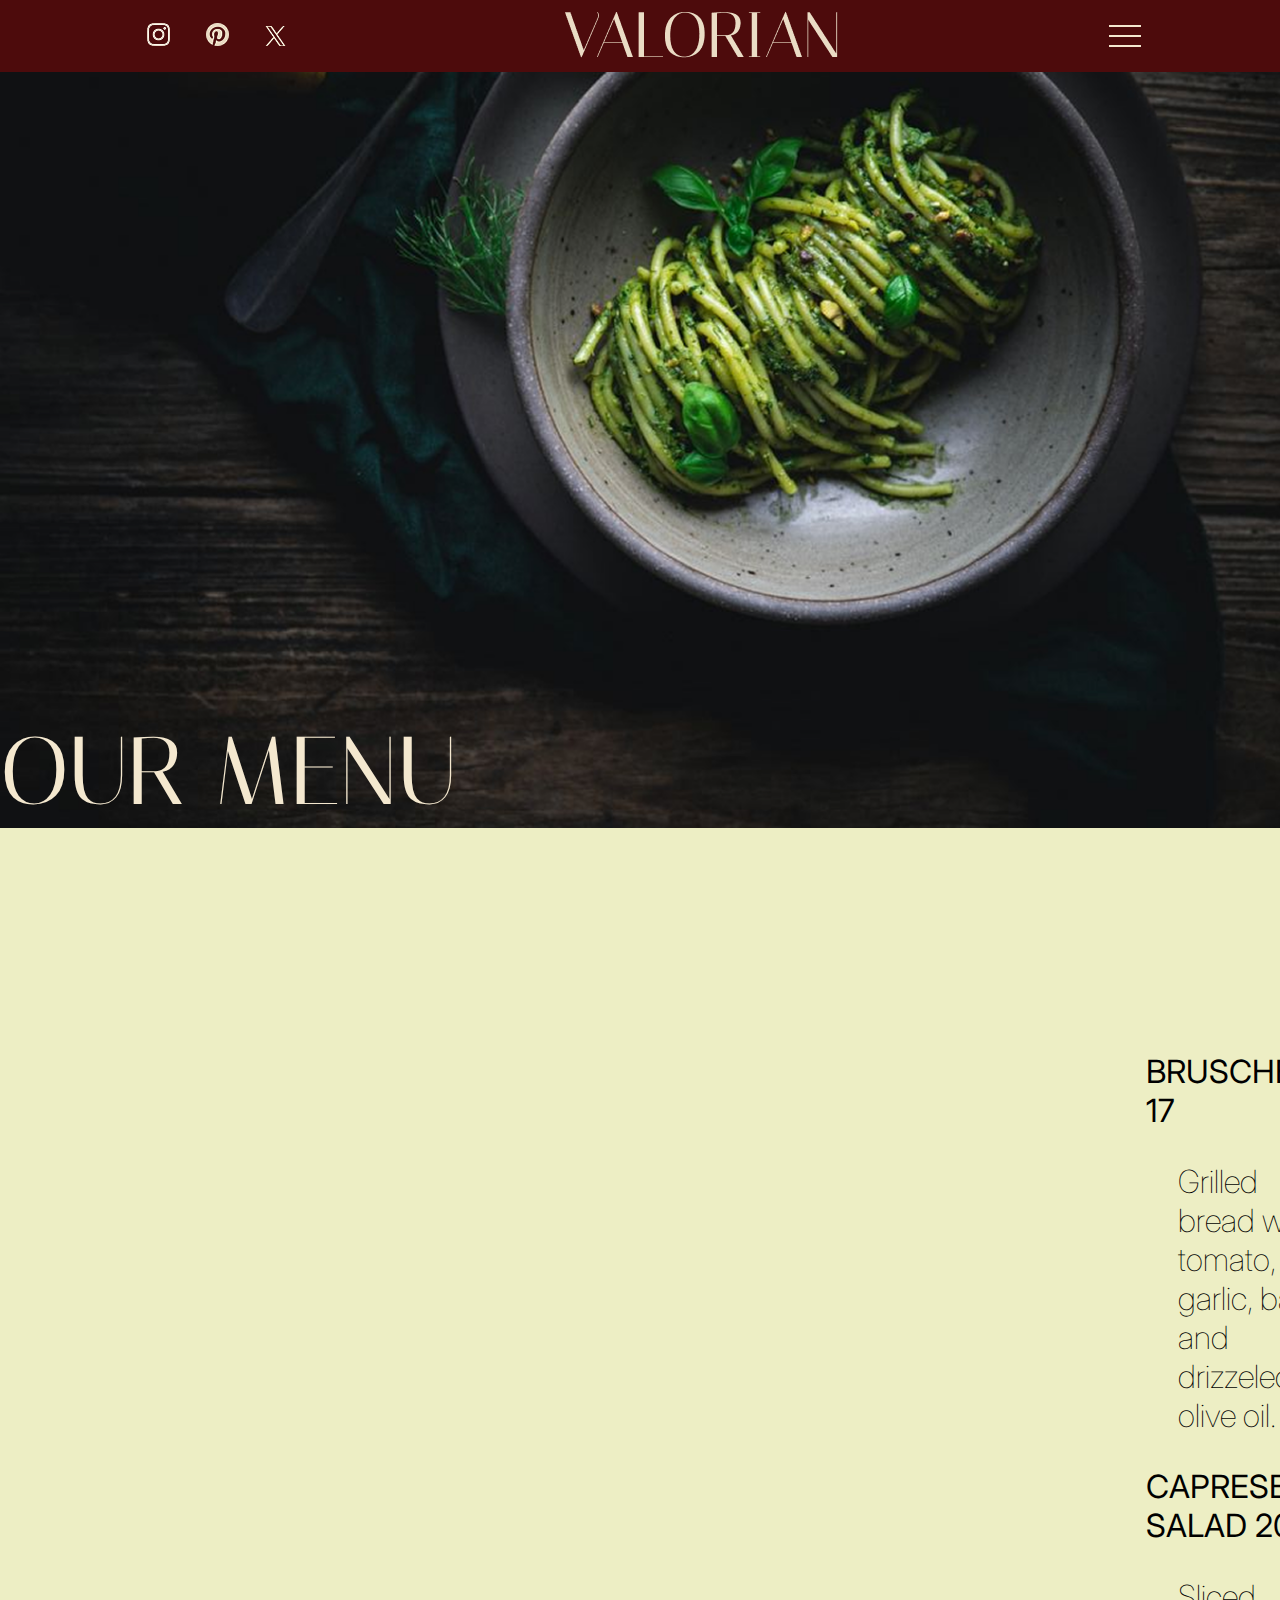
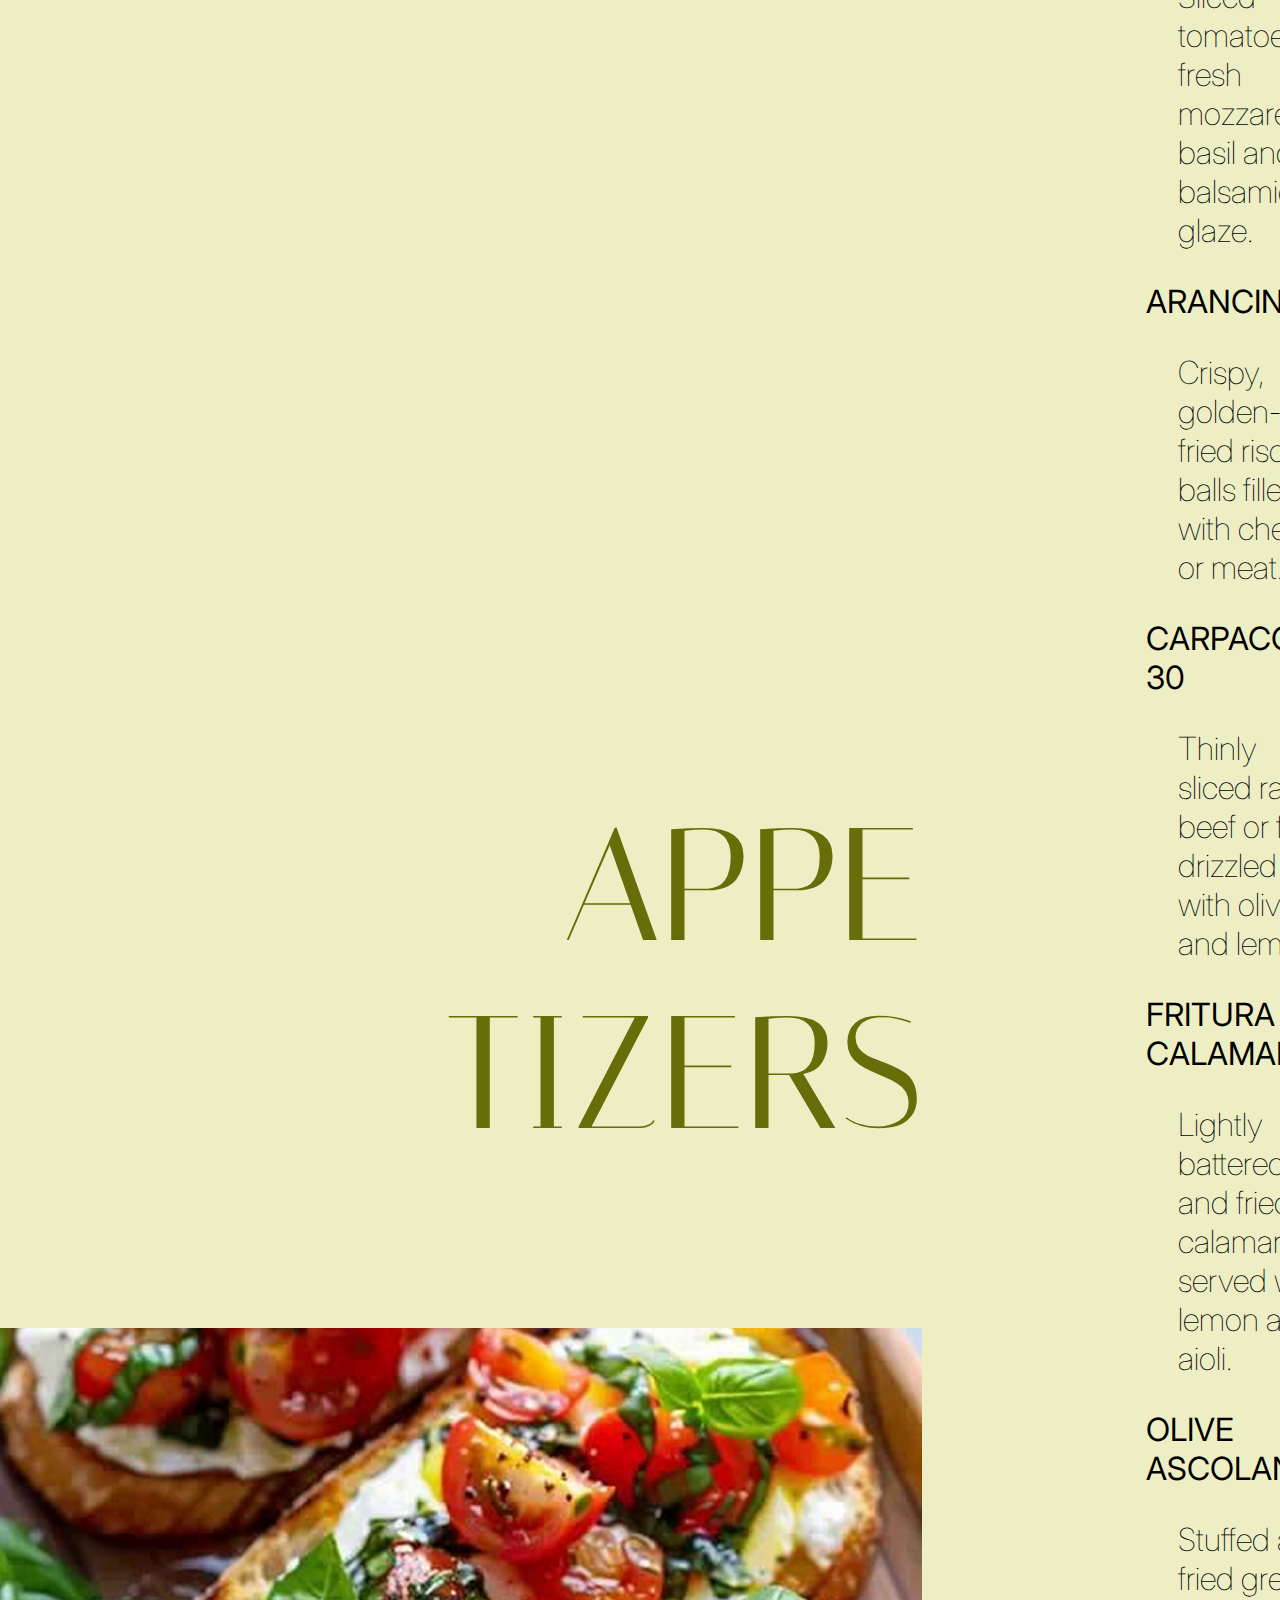
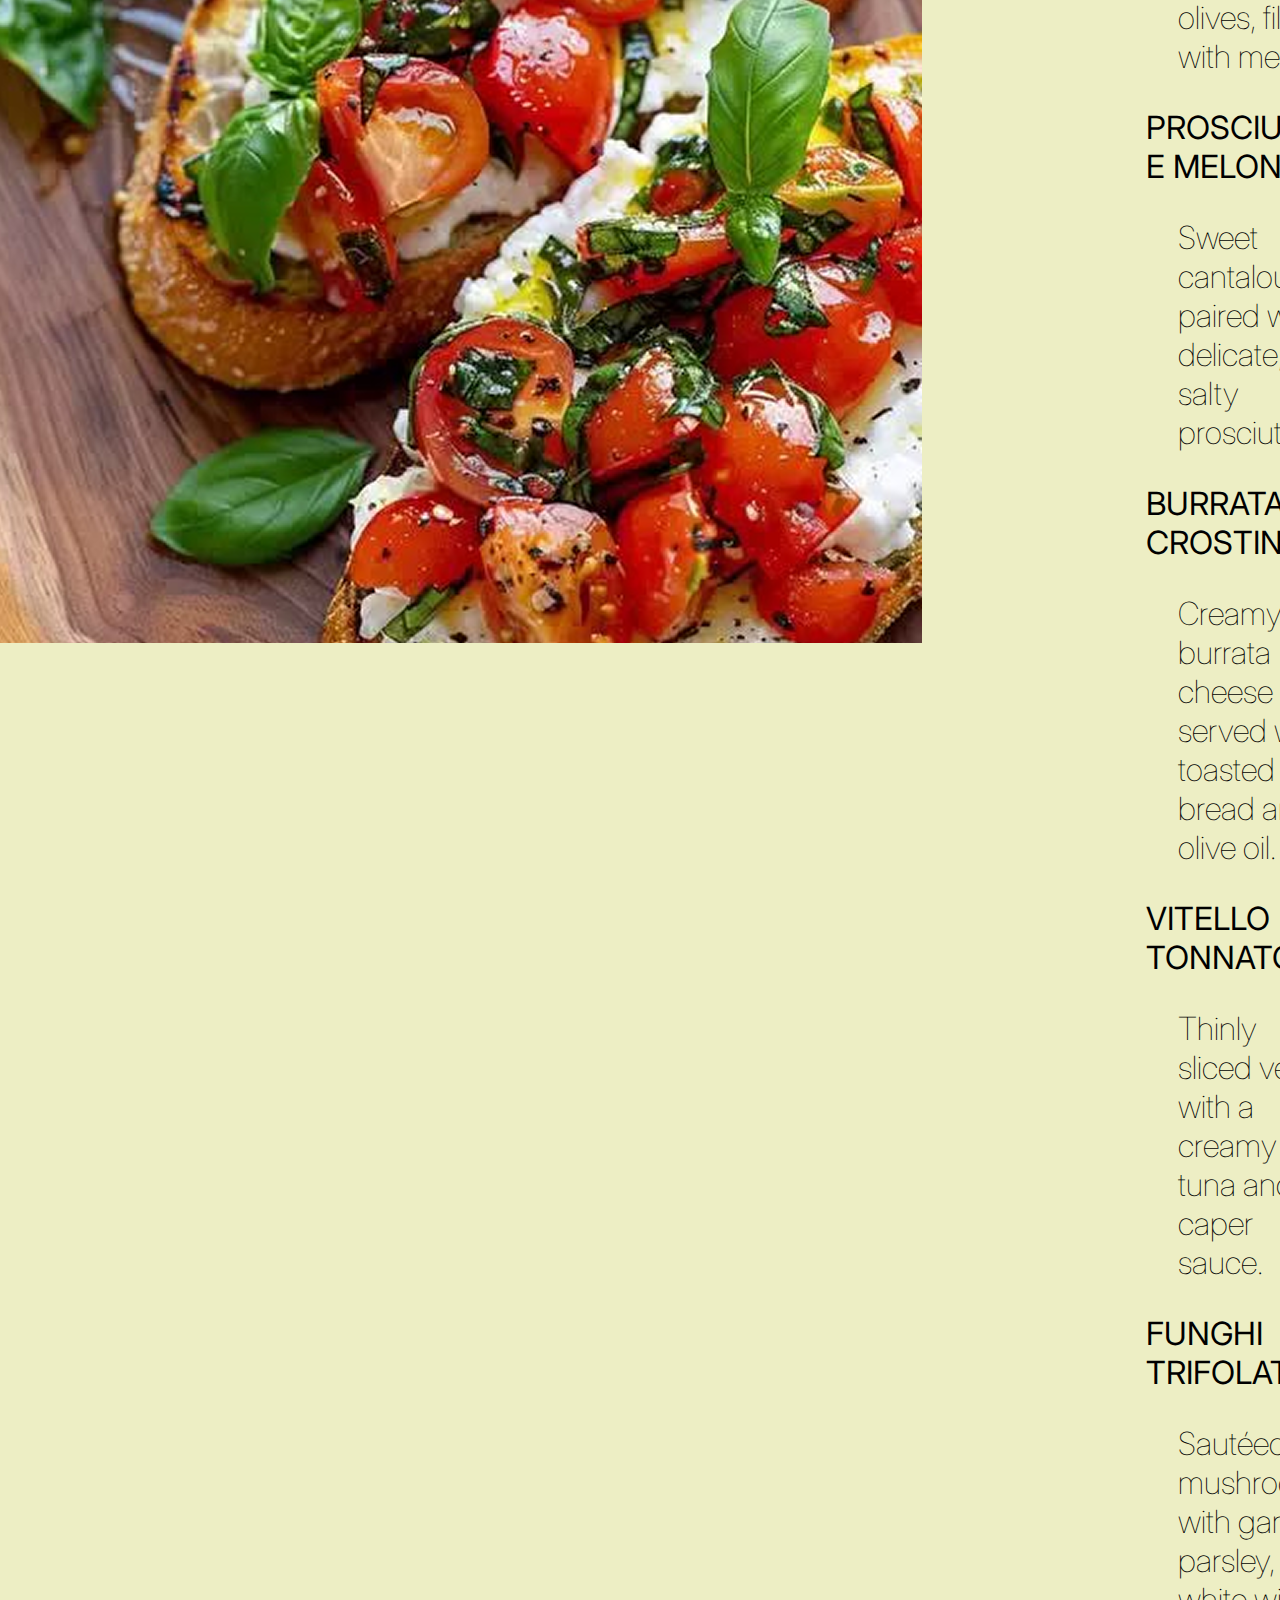
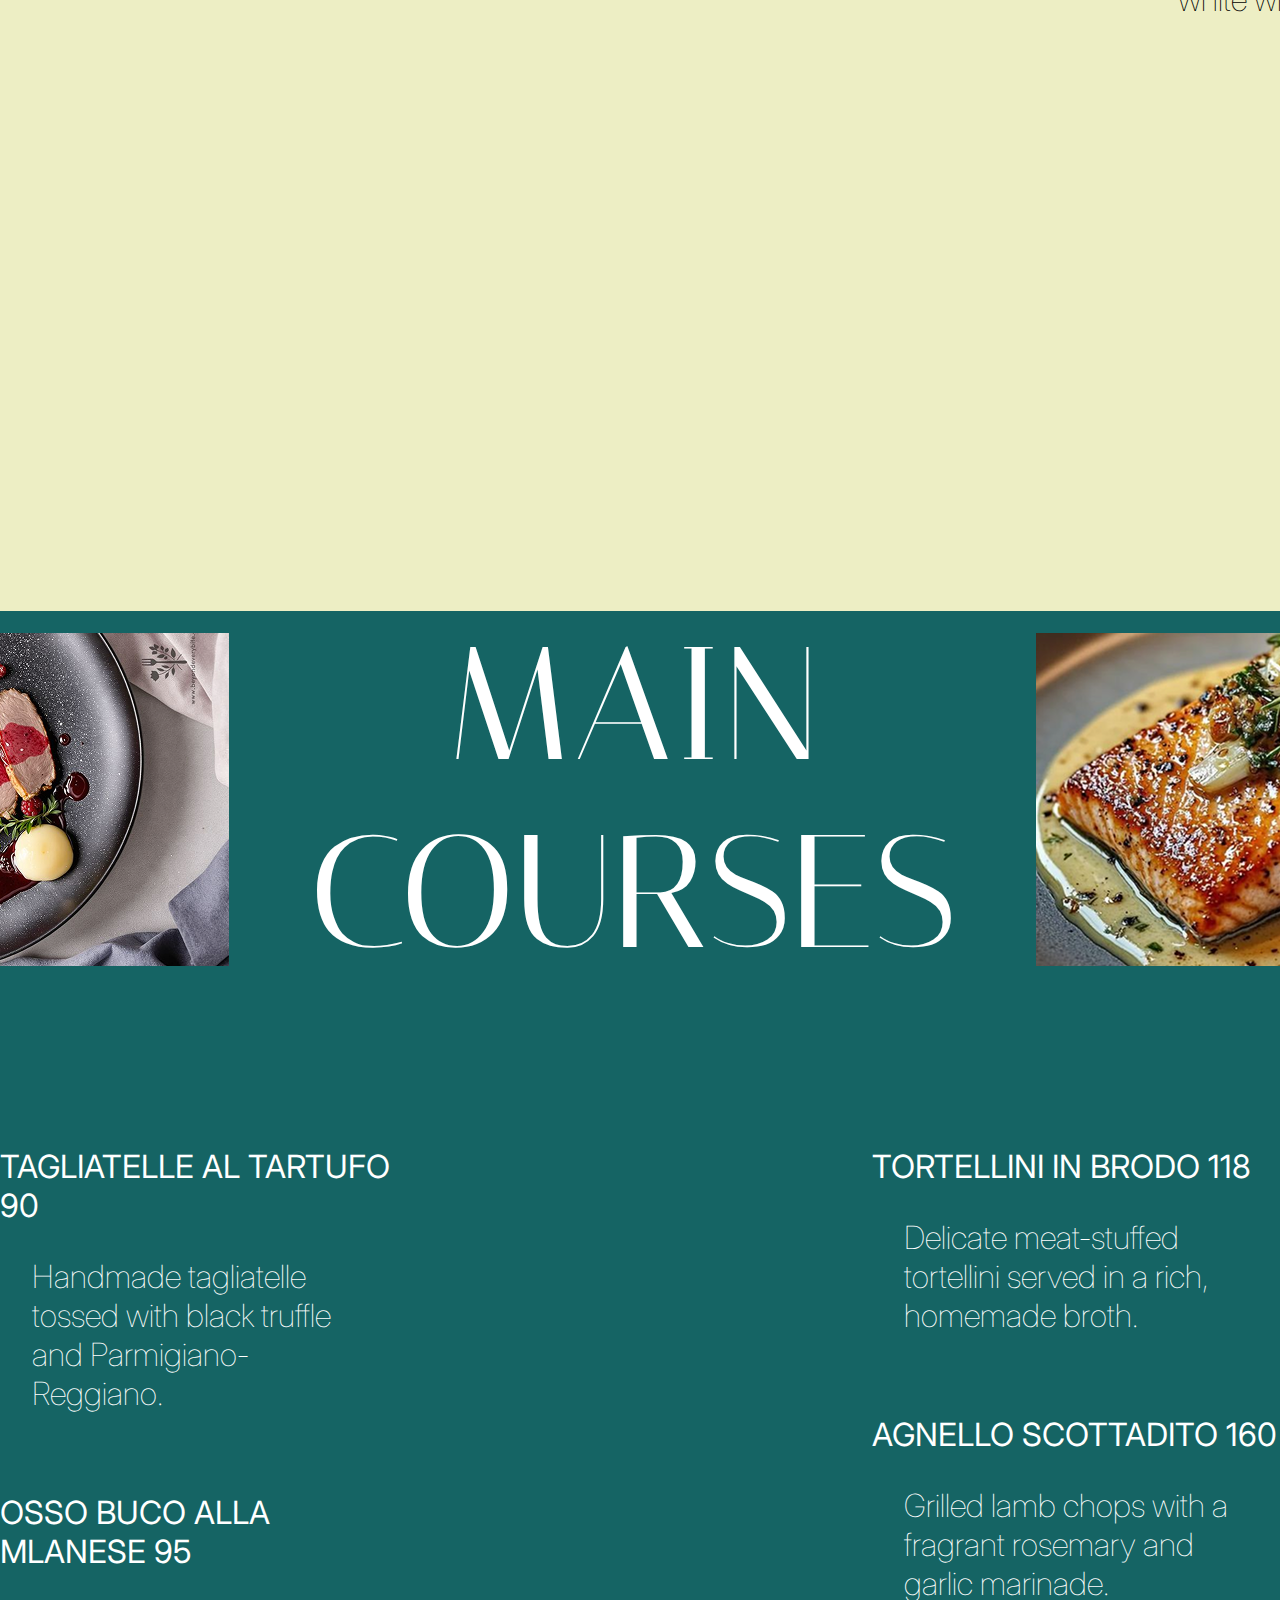
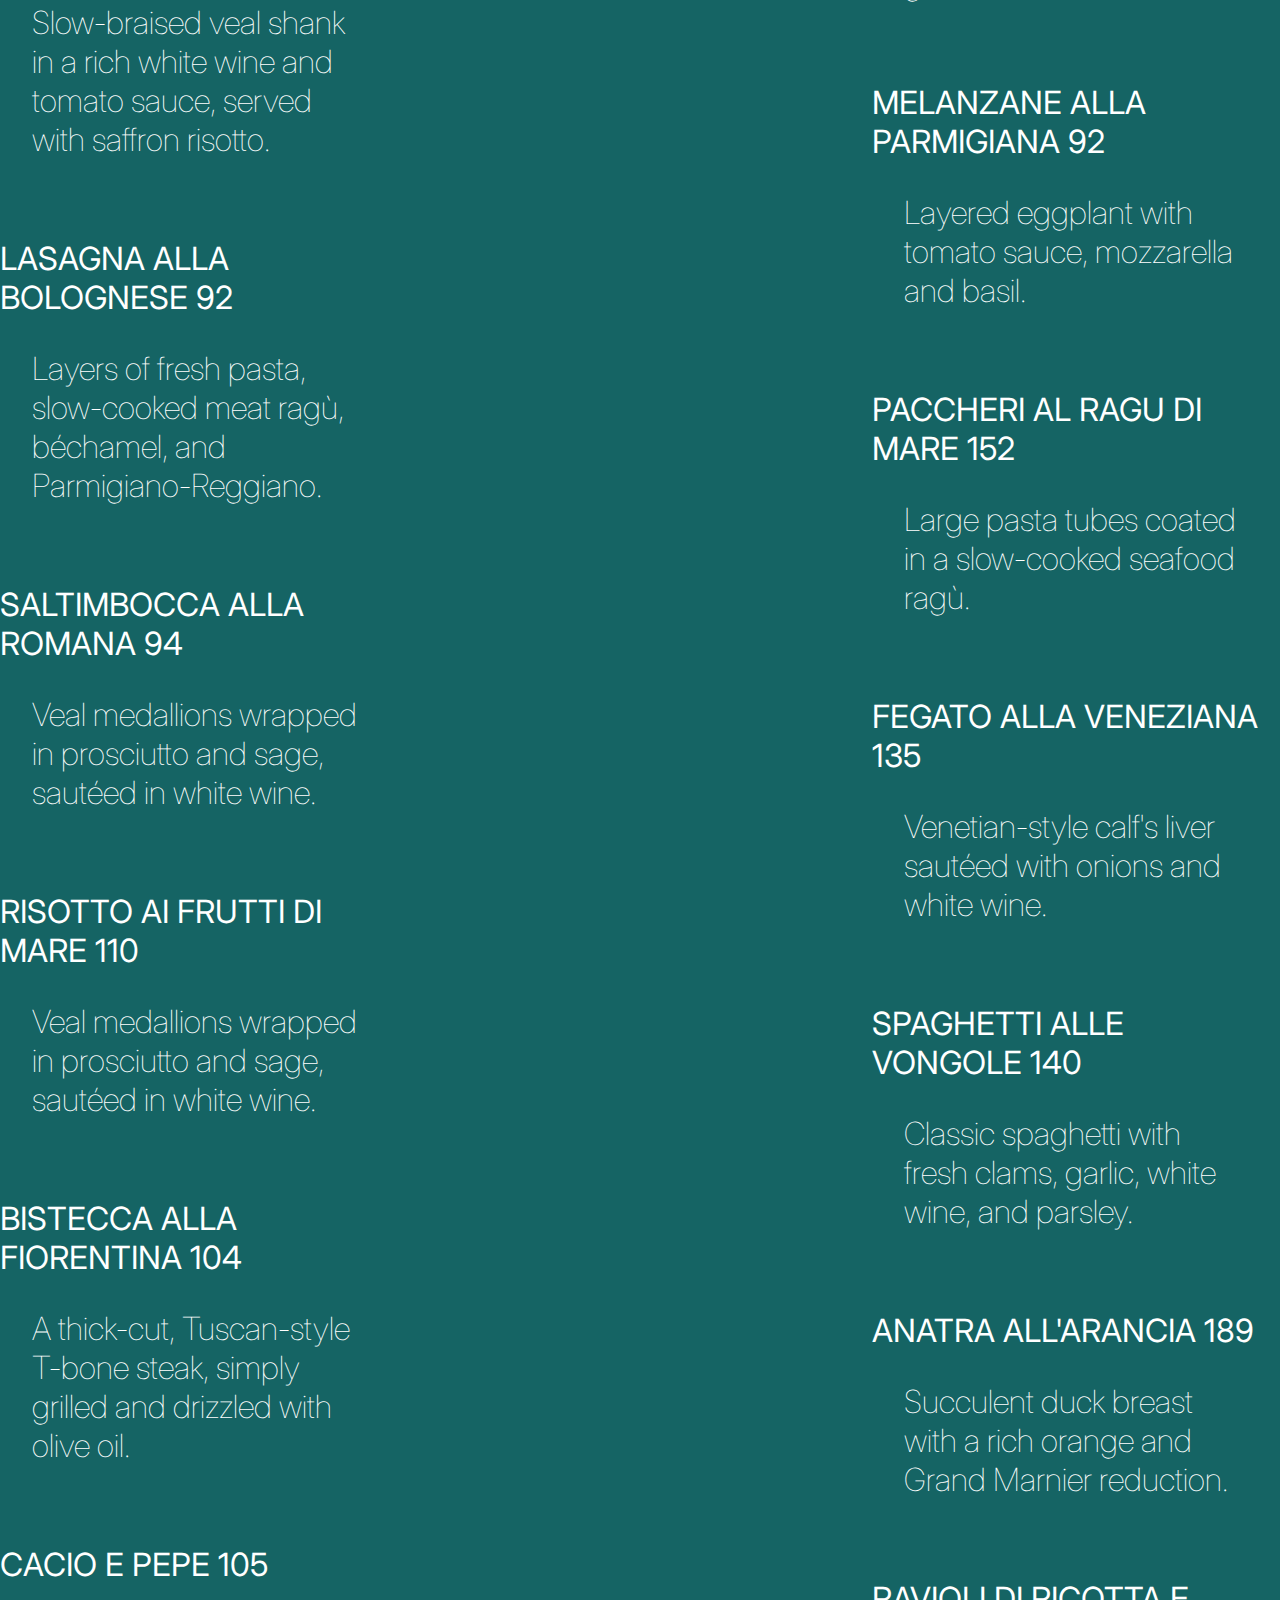
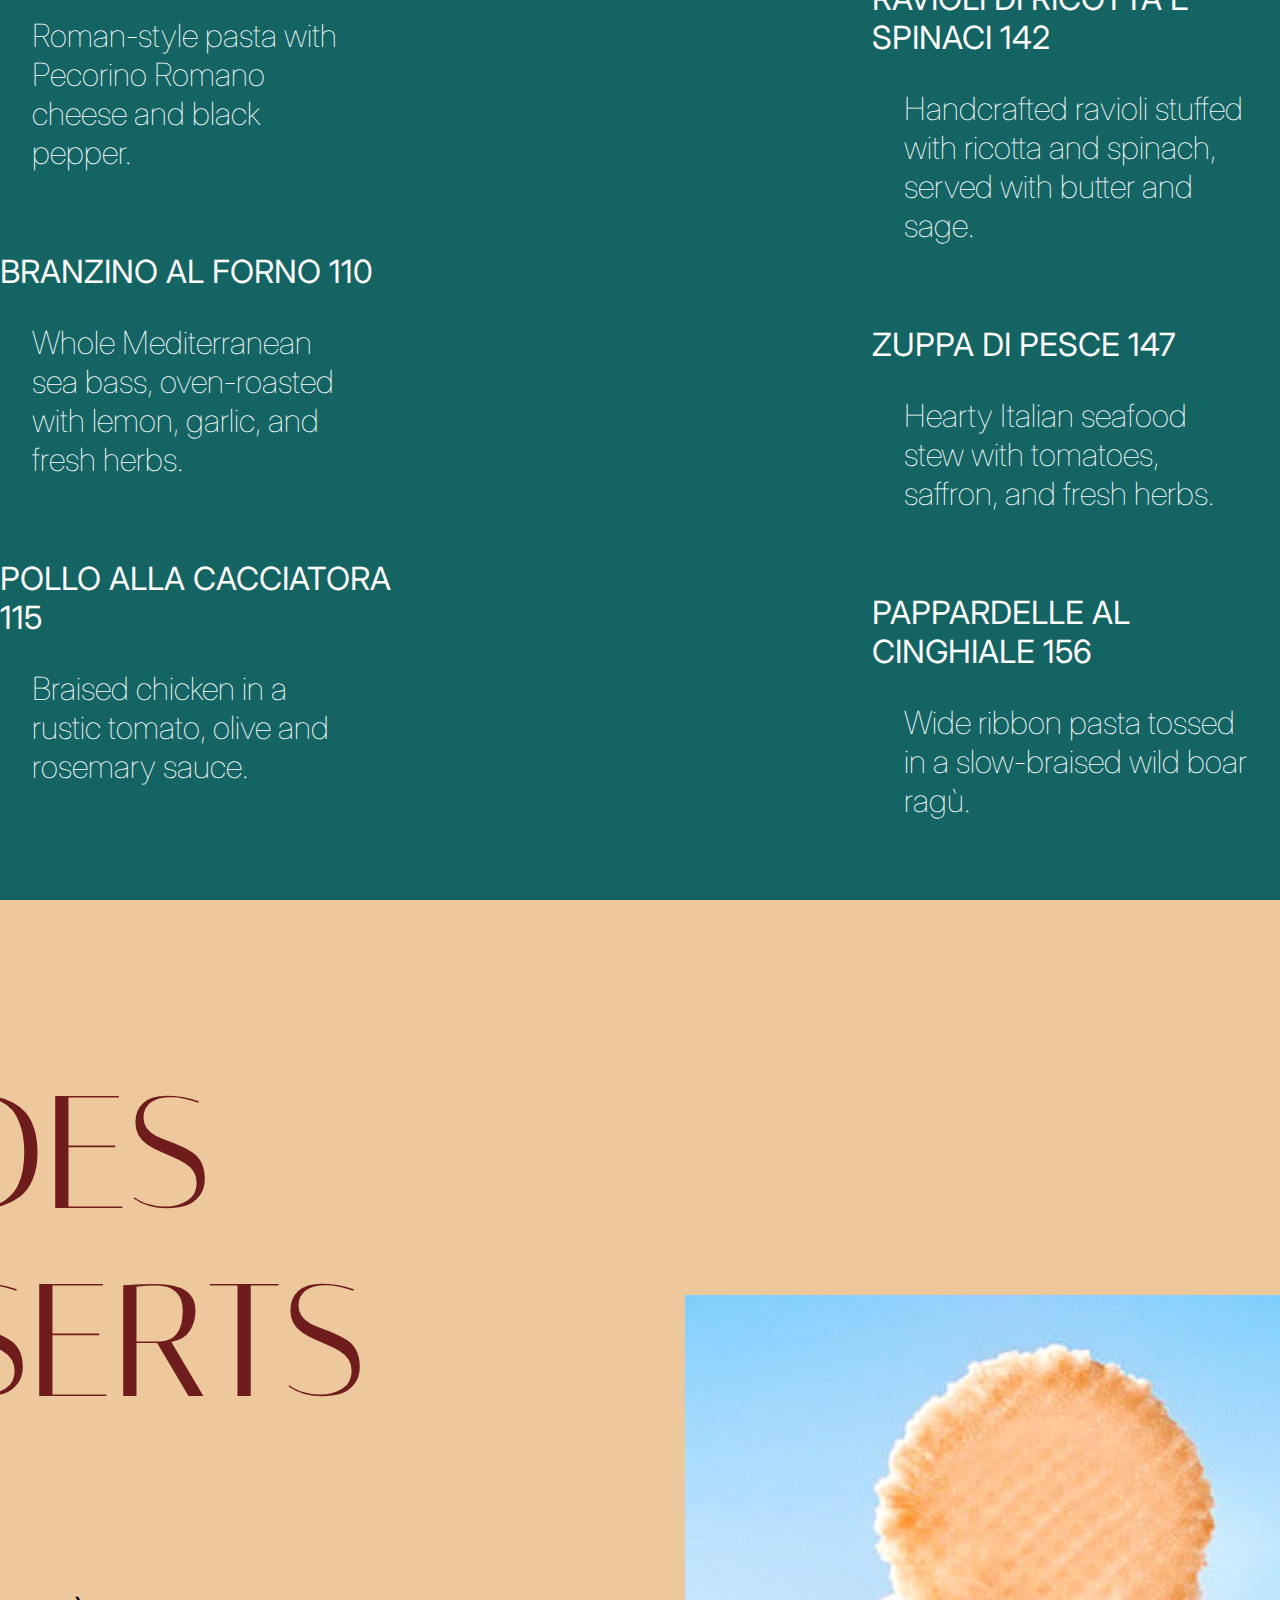
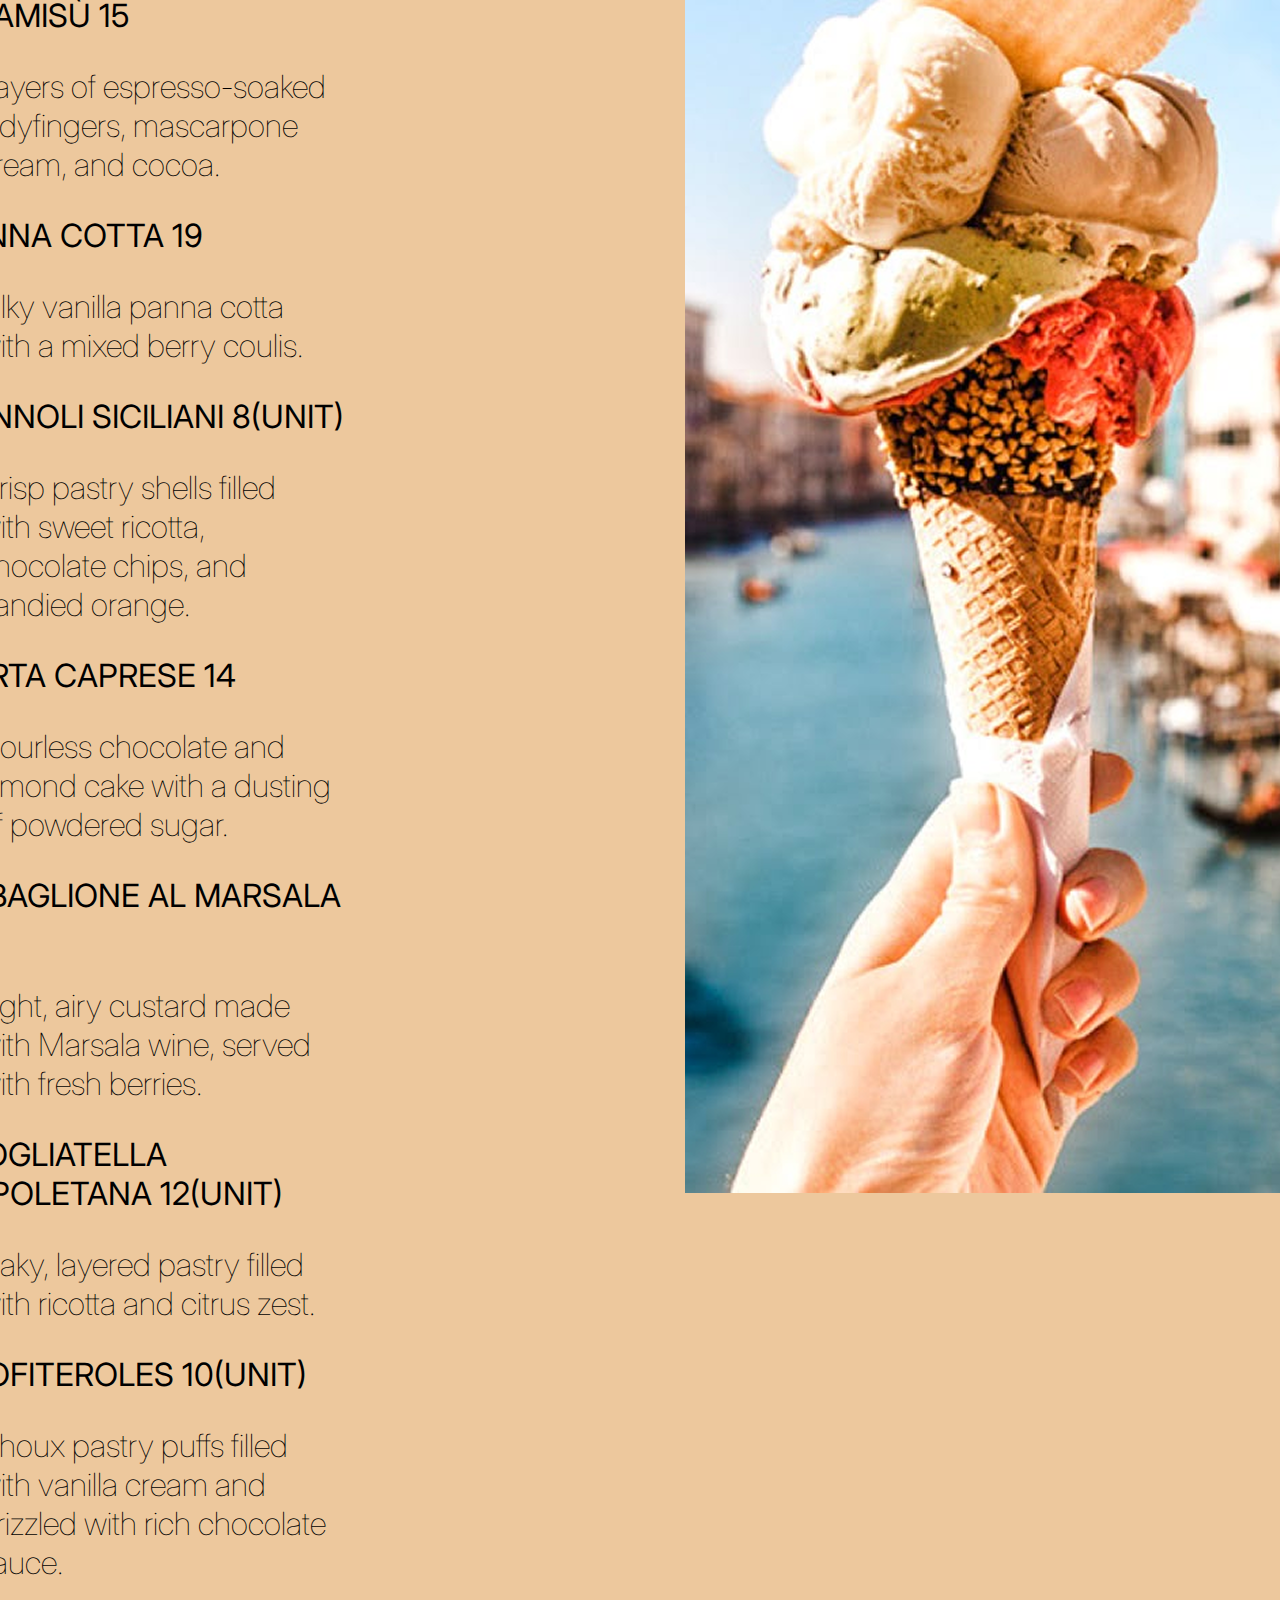
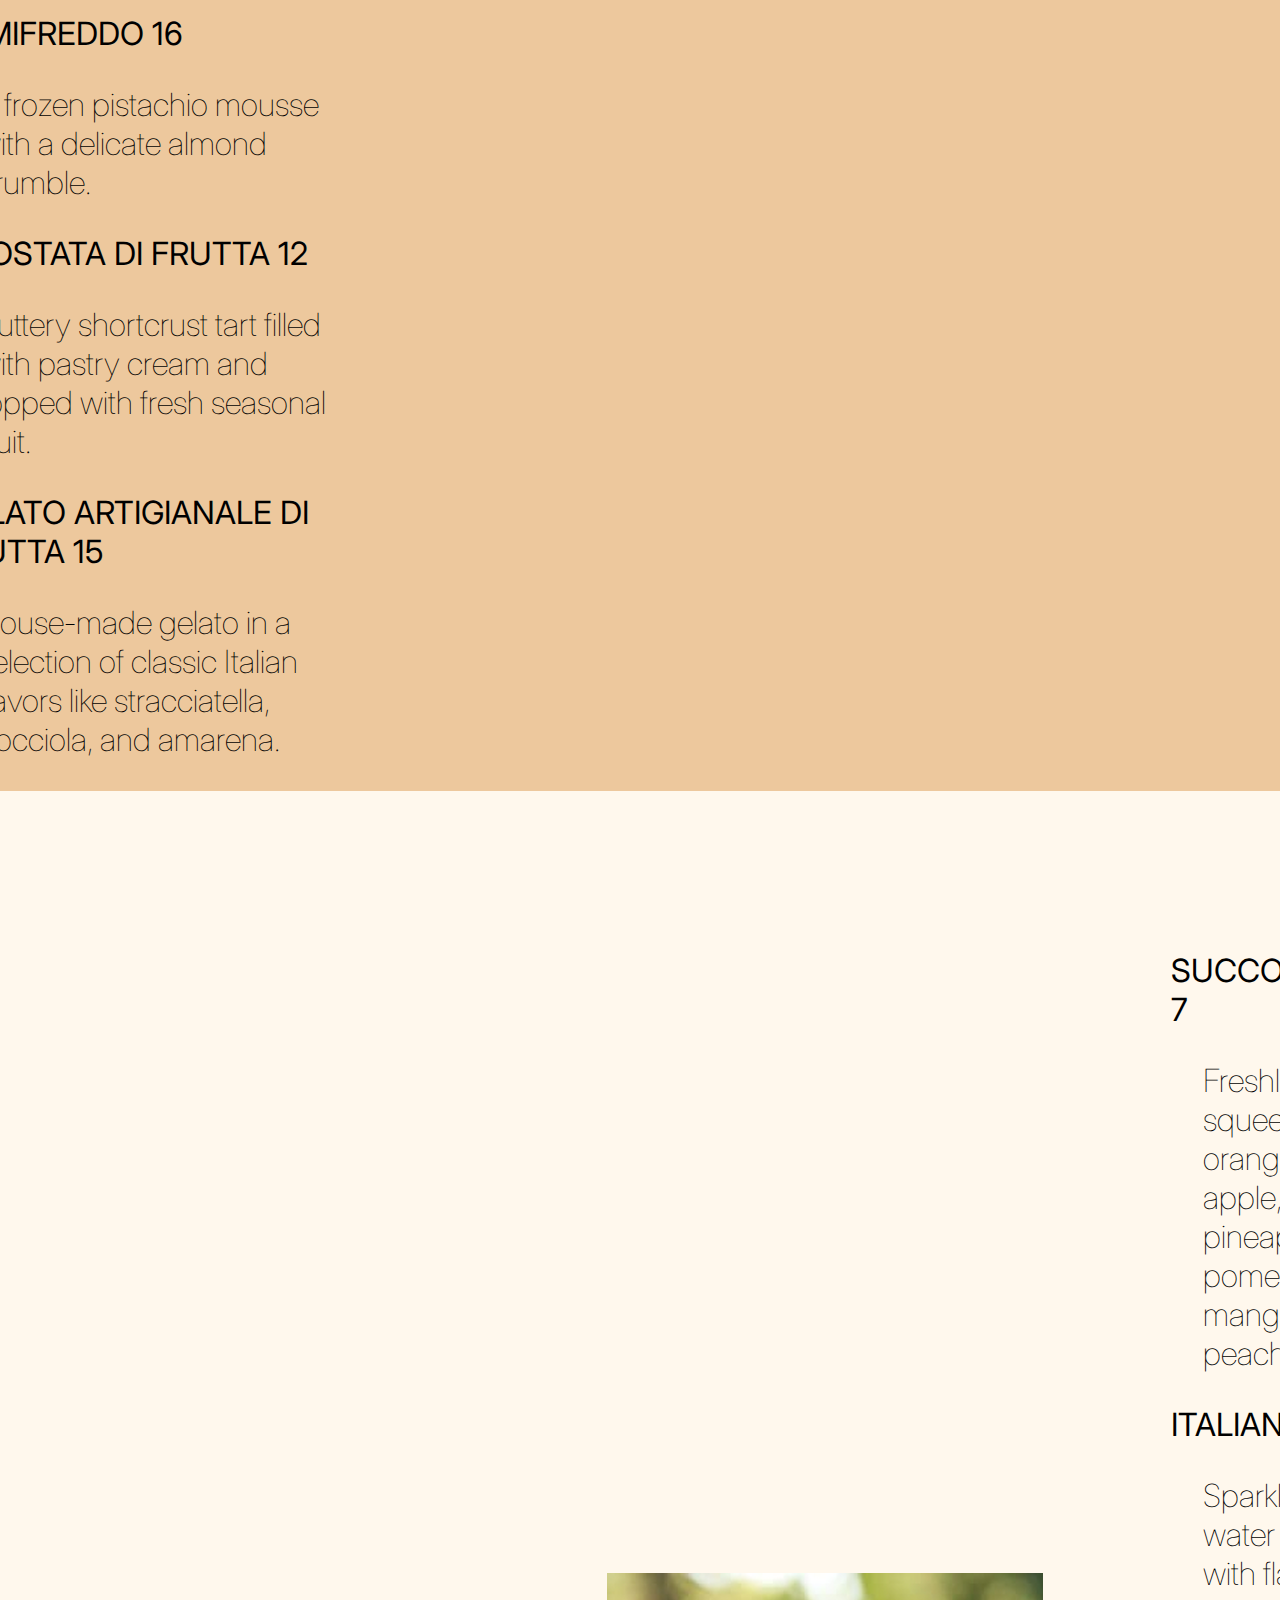
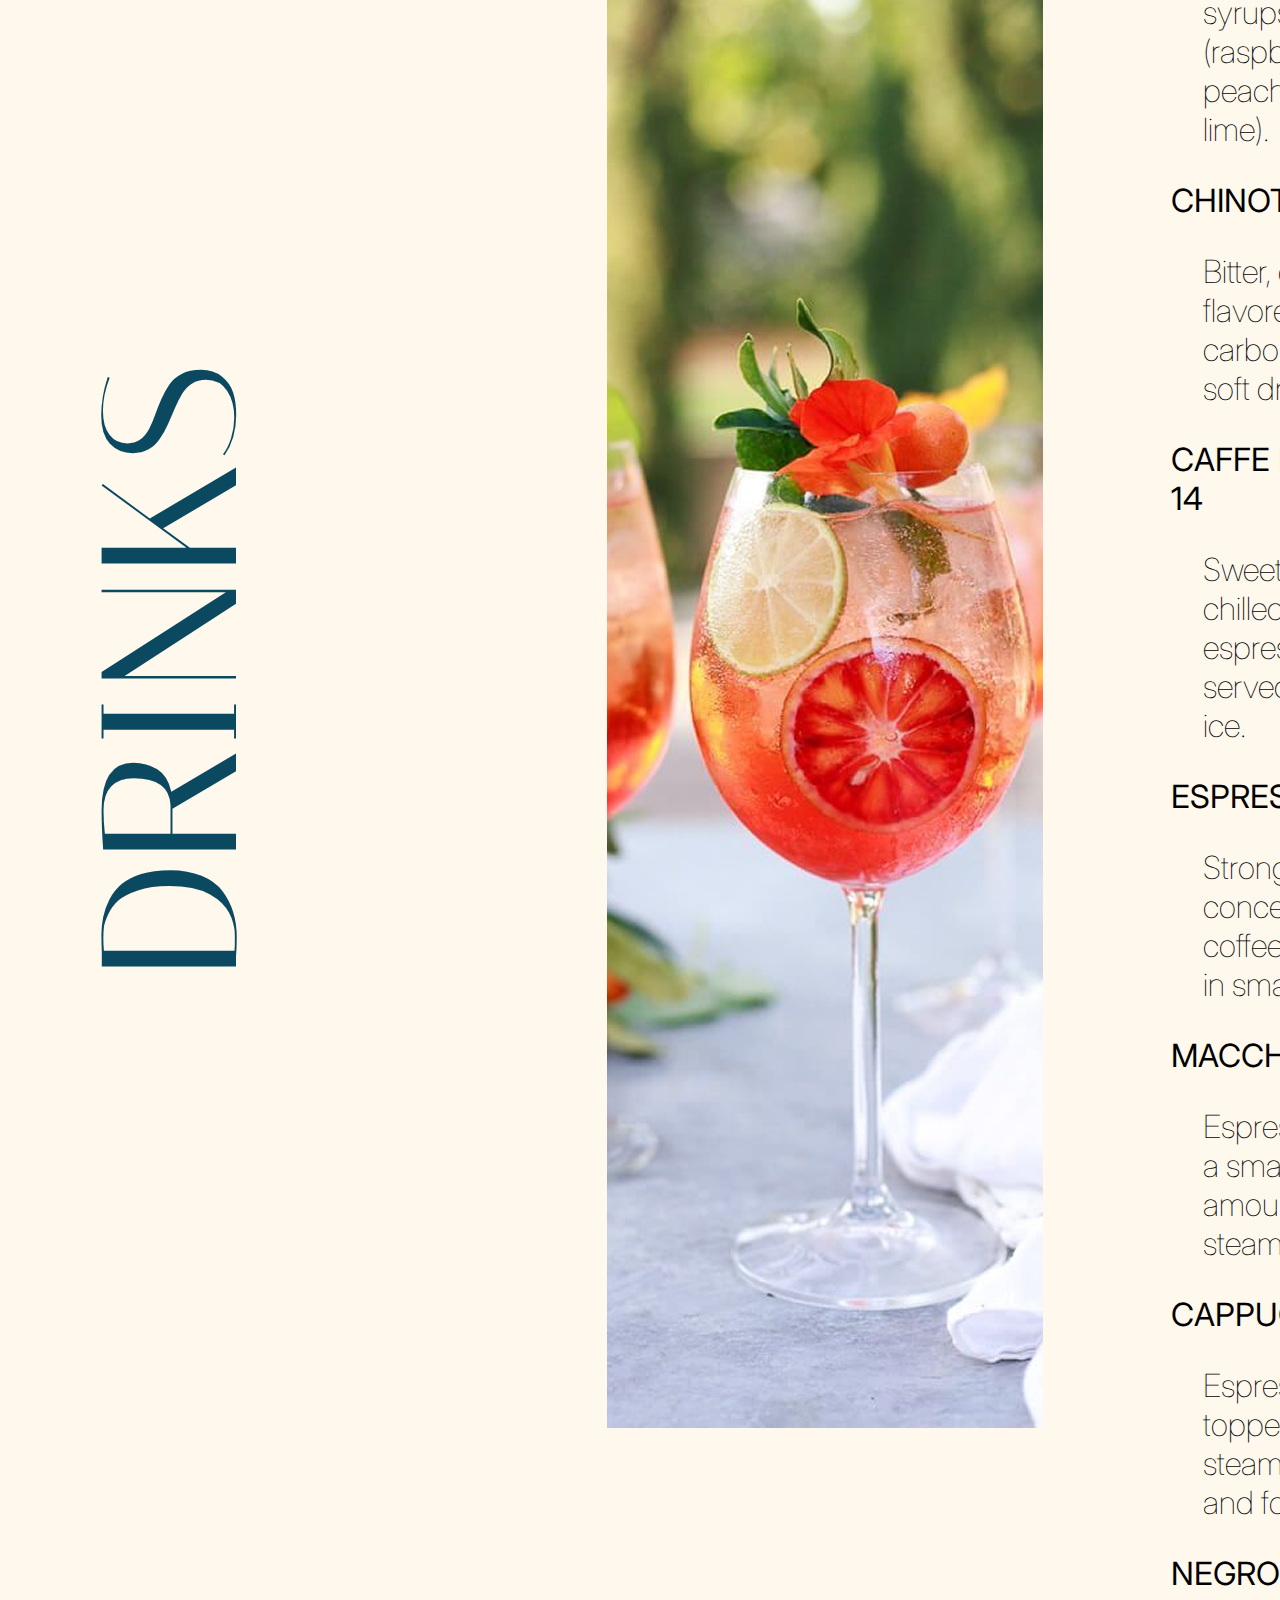
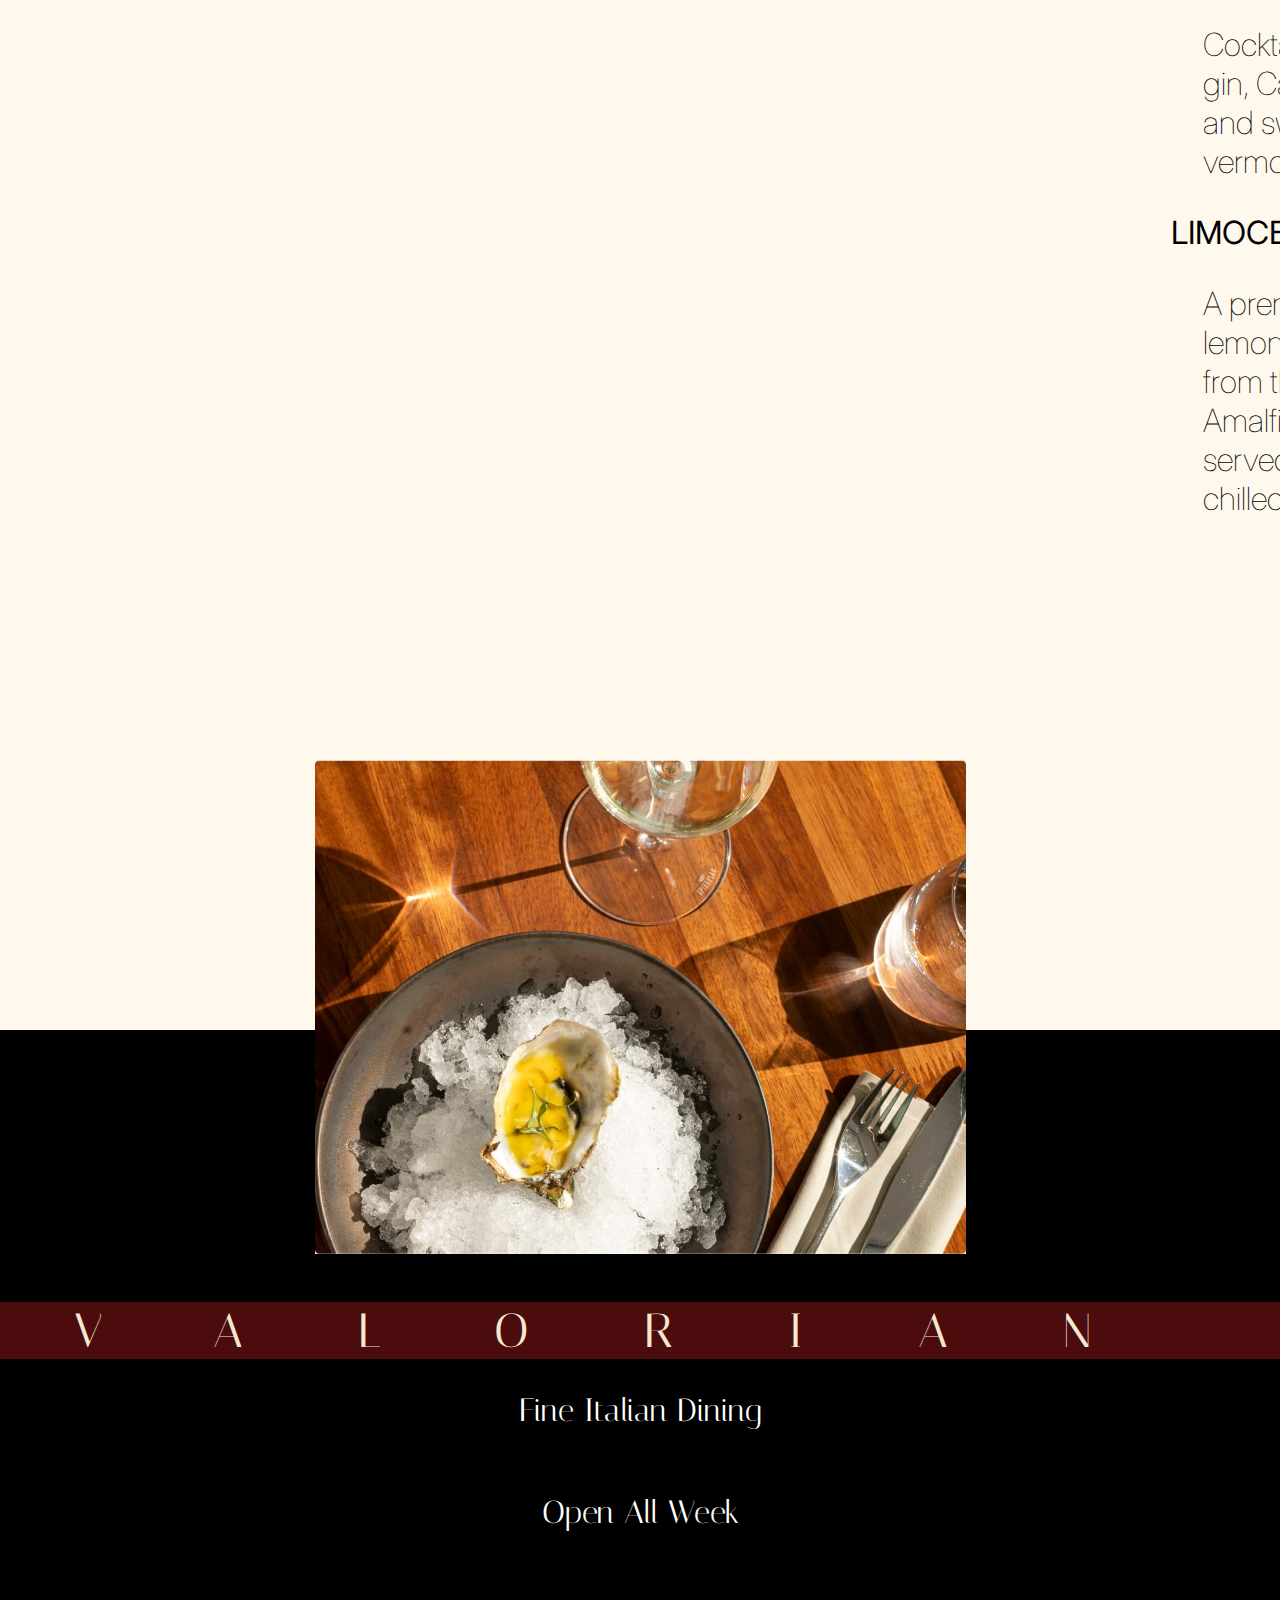
<file: menu.html>
<!DOCTYPE html>
<html lang="en">
<head>
    <meta charset="UTF-8">
    <meta name="viewport" content="width=device-width, initial-scale=1.0">
    <title>Menu</title>
    <link rel="stylesheet" href="css/principal.css">
    <script defer src="acordion.js"></script>
    <link rel="stylesheet" href="css/menu.css">
    <link rel="preconnect" href="https://fonts.googleapis.com">
    <link rel="preconnect" href="https://fonts.gstatic.com" crossorigin>
    <link href="https://fonts.googleapis.com/css2?family=Inter:ital,opsz,wght@0,14..32,100..900;1,14..32,100..900&family=Love+Light&display=swap" rel="stylesheet">
    <link rel="preconnect" href="https://fonts.googleapis.com">
    <link rel="preconnect" href="https://fonts.gstatic.com" crossorigin>
    <link href="https://fonts.googleapis.com/css2?family=Great+Vibes&family=Italiana&display=swap" rel="stylesheet">
    <link rel="preconnect" href="https://fonts.googleapis.com">
    <link rel="preconnect" href="https://fonts.gstatic.com" crossorigin>
    <link href="https://fonts.googleapis.com/css2?family=Love+Light&display=swap" rel="stylesheet">

</head>
<body>
    <header id="texto">
        <nav>
          
            <div id="redes-sociais">
                <a href="https://www.instagram.com/"><img src="imagens/instagram.png" alt=""></a>
                <a href="https://br.pinterest.com/"><img src="imagens/pinterest.png" alt=""></a>
                <a href="https://x.com/?lang=pt&mx=2"><img src="imagens/x.png" alt=""></a>
            </div>

            <a href="index.html"><img src="imagens/LOGO.png" alt=""></a>

            <div class="mobile-menu">
              <div class="line1"></div>
              <div class="line2"></div>
              <div class="line3"></div>
            </div>

            <ul class="nav-list">
                <li><a href="menu.html">MENU</a></li>
                <li><a href="reservas.html">BOOKING</a></li>
                <li><a href="delivery.html">DELIVERY</a></li>
                <li><a href="contato.html">CONTACT</a></li>
                <li><a href="eventos.html">EVENTS</a></li>
                <li><a href="espaco.html">SPACE</a></li>
            </ul>


            
        </nav>
    </header>
    <script src="mobile-navbar.js"></script>

    <div id="menu-header-image">
        <p id="menu-header-bottom-text">OUR MENU</p>
    </div>
        

    <main >



<!--APPETIZERS -->


        <div id="appetizers">

            <div id="left-side">
                <h1>APPE<br>TIZERS</h1>
                <figure>
                    <img src="imagens/left-side-appetizers.png" alt="">
                </figure>
            </div>

            <div id="right-side">

                <div id="normal-appe">
                    <h2>BRUSCHETTA 17</h2>
                    <p>Grilled bread with tomato, garlic, basil and drizzeled olive oil.</p>
                </div>

                <div id="normal-appe">
                    <div>
                        <h2>CAPRESE SALAD 20</h2>
                        <p>Sliced tomatoes, fresh mozzarella, basil and balsamic glaze.</p>
                    </div>
                </div>

                <div id="normal-appe">
                    <div>
                        <h2>ARANCINI  23</h2>
                        <p>Crispy, golden-fried risotto balls filled with cheese or meat.</p>
                    </div>
                </div>

                <div id="normal-appe">
                    <h2>CARPACCIO 30</h2>
                    <p>Thinly sliced raw beef or fish, drizzled with olive oil and lemon.</p>
                </div>

                <div id="normal-appe">
                    <h2>FRITURA DI CALAMARI 42</h2>
                    <p>Lightly battered and fried calamari, served with lemon and aioli.</p>
                </div>

                <div id="normal-appe">
                    <h2>OLIVE ASCOLANE 47</h2>
                    <p>Stuffed and fried green olives, filled with meat.</p>
                </div>

                <div id="normal-appe">
                    <h2>PROSCIUTTO E MELONE 56</h2>
                    <p>Sweet cantaloupe paired with delicate, salty prosciutto.</p>
                </div>

                <div id="normal-appe">
                    <div>
                        <h2>BURRATA AND CROSTINI 65</h2>
                        <p>Creamy burrata cheese served with toasted bread and olive oil.</p>
                    </div>
                </div>

                <div id="normal-appe">
                    <h2>VITELLO TONNATO 78</h2>
                    <p>Thinly sliced veal with a creamy tuna and caper sauce.</p>
                </div>

                <div id="normal-appe">
                    <h2>FUNGHI TRIFOLATI 81</h2>
                    <p>Sautéed mushrooms with garlic, parsley, and white wine.</p>
                </div>

            </div>
        </div>

<!--MAIN COURSES -->

        <div id="main-courses">
            <div id="first-part-main-courses">
                <img src="imagens/courses-img1.png" alt="">
                <h1>MAIN <br> COURSES</h1>
                <img src="imagens/courses-img2.png" alt="">
            </div>

            <div id="second-part-main-courses">
                
                <div id="left-side">

                    <div id="normal-appe">
                        <div>
                            <h2>TAGLIATELLE AL TARTUFO 90</h2>
                            <p>Handmade tagliatelle tossed with black truffle and Parmigiano-Reggiano.</p>
                        </div>
                
                    </div>
    
                    <div id="normal-appe">
                        <h2>OSSO BUCO ALLA MLANESE 95</h2>
                        <p>Slow-braised veal shank in a rich white wine and tomato sauce, served with saffron risotto.</p>
                    </div>

                    <div id="normal-appe">
                        <h2>LASAGNA ALLA BOLOGNESE 92</h2>
                        <p> Layers of fresh pasta, slow-cooked meat ragù, béchamel, and Parmigiano-Reggiano.</p>
                    </div>

                    <div id="normal-appe">
                        <h2>SALTIMBOCCA ALLA ROMANA 94</h2>
                        <p>Veal medallions wrapped in prosciutto and sage, sautéed in white wine.</p>
                    </div>

                    <div id="normal-appe">
                        <h2>RISOTTO AI FRUTTI DI MARE 110</h2>
                        <p>Veal medallions wrapped in prosciutto and sage, sautéed in white wine.</p>
                    </div>

                    <div id="normal-appe">
                        <div>
                            <h2>BISTECCA ALLA FIORENTINA 104</h2>
                            <p>A thick-cut, Tuscan-style T-bone steak, simply grilled and drizzled with olive oil.</p>
                        </div>
                
                    </div>


                    <div id="normal-appe">
                        <h2>CACIO E PEPE 105</h2>
                        <p>Roman-style pasta with Pecorino Romano cheese and black pepper.</p>
                    </div>

                    <div id="normal-appe">
                        <div>
                            <h2>BRANZINO AL FORNO 110</h2>
                            <p>Whole Mediterranean sea bass, oven-roasted with lemon, garlic, and fresh herbs.</p>
                        </div>
                
                    </div>

                    <div id="normal-appe">
                        <h2>POLLO ALLA CACCIATORA 115</h2>
                        <p>Braised chicken in a rustic tomato, olive and rosemary sauce.</p>
                    </div>

    
                </div>
    
             
    
                <div id="right-side">
                    <div id="normal-appe">
                        <div>
                            <h2>TORTELLINI IN BRODO 118</h2>
                            <p>Delicate meat-stuffed tortellini served in a rich, homemade broth.</p>
                        </div>
                
                    </div>
    
                    <div id="normal-appe">
                        <h2>AGNELLO SCOTTADITO 160</h2>
                        <p>Grilled lamb chops with a fragrant rosemary and garlic marinade.</p>
                    </div>

                    <div id="normal-appe">
                        <h2>MELANZANE ALLA PARMIGIANA 92</h2>
                        <p>Layered eggplant with tomato sauce, mozzarella and basil.
                        </p>
                    </div>



                    <div id="normal-appe">
                        <h2>PACCHERI AL RAGU DI MARE 152</h2>
                        <p>Large pasta tubes coated in a slow-cooked seafood ragù.</p>
                    </div>

                    <div id="normal-appe">
                        <div>
                            <h2>FEGATO ALLA VENEZIANA 135</h2>
                            <p>Venetian-style calf's liver sautéed with onions and white wine.</p>
                        </div>
                
                    </div>

                    <div id="normal-appe">
                        <div>
                            <h2>SPAGHETTI ALLE VONGOLE 140</h2>
                            <p>Classic spaghetti with fresh clams, garlic, white wine, and parsley.</p>
                        </div>
                
                    </div>

                    <div id="normal-appe">
                        <h2>ANATRA ALL'ARANCIA 189</h2>
                        <p>Succulent duck breast with a rich orange and Grand Marnier reduction.</p>
                    </div>

                    <div id="normal-appe">
                        <h2>RAVIOLI DI RICOTTA E SPINACI 142</h2>
                        <p>Handcrafted ravioli stuffed with ricotta and spinach, served with butter and sage.</p>
                    </div>

                    <div id="normal-appe">
                        <h2>ZUPPA DI PESCE 147</h2>
                        <p>Hearty Italian seafood stew with tomatoes, saffron, and fresh herbs.</p>
                    </div>

                    <div id="normal-appe">
                        <h2>PAPPARDELLE AL CINGHIALE 156</h2>
                        <p>Wide ribbon pasta tossed in a slow-braised wild boar ragù.</p>
                    </div>
                </div>
    
    
            </div>


        </div>


<!--DESSERTS -->

        <div id="desserts">
            <div id="dessert-left-side">
                <h1 id="h1-desserts">DES <br> SERTS</h1>
                
                <div id="normal-appe">
                    <h2>TIRAMISÙ 15</h2>
                    <p>Layers of espresso-soaked ladyfingers, mascarpone cream, and cocoa.</p>
                </div>
    
                <div id="normal-appe">
                    <h2>PANNA COTTA 19</h2>
                    <p>Silky vanilla panna cotta with a mixed berry coulis.</p>
                </div>
    
                <div id="normal-appe">
                    <h2>CANNOLI SICILIANI 8(UNIT)</h2>
                    <p>Crisp pastry shells filled with sweet ricotta, chocolate chips, and candied orange.</p>
                </div>
    
                <div id="normal-appe">
                    <h2>TORTA CAPRESE 14</h2>
                    <p>Flourless chocolate and almond cake with a dusting of powdered sugar.</p>
                </div>
    
    
                <div id="normal-appe">
                    <h2>ZABAGLIONE AL MARSALA 21</h2>
                    <p>Light, airy custard made with Marsala wine, served with fresh berries.</p>
                </div>
    
    
                <div id="normal-appe">
                    <h2>SFOGLIATELLA NAPOLETANA 12(UNIT)</h2>
                    <p>Flaky, layered pastry filled with ricotta and citrus zest.</p>
                </div>
    
    
                <div id="normal-appe">
                    <h2>PROFITEROLES 10(UNIT)</h2>
                    <p>Choux pastry puffs filled with vanilla cream and drizzled with rich chocolate sauce.</p>
                </div>
    
    
                <div id="normal-appe">
                    <h2>SEMIFREDDO 16</h2>
                    <p>A frozen pistachio mousse with a delicate almond crumble.</p>
                </div>
    
    
                <div id="normal-appe">
                    <h2>CROSTATA DI FRUTTA 12</h2>
                    <p>Buttery shortcrust tart filled with pastry cream and topped with fresh seasonal fruit.</p>
                </div>

                <div id="normal-appe">
                    <h2>GELATO ARTIGIANALE DI FRUTTA 15</h2>
                    <p>House-made gelato in a selection of classic Italian flavors like stracciatella, nocciola, and amarena.</p>
                </div>
    
            </div>
            
            <div id="desserts right-side">
                <figure>
                    <img src="imagens/dessert-image.png" alt="">
                </figure>
            </div>

        </div>

        

        <div id="drinks">
            <h1>DRINKS</h1>
            <figure>
                <img src="imagens/drinks-image.png" alt="">
            </figure>

            <div id="drinks-descriptions">
                <div id="normal-appe">
                    <h2>SUCCO FRESCO 7</h2>
                    <p>Freshly squeezed orange, apple, lemon, pineapple, pomegranate, mango or peach juice.</p>
                </div>
                <div id="normal-appe">
                    <h2>ITALIAN SODA 11</h2>
                    <p>Sparkling water mixed with flavored syrups (raspberry, peach and lime).</p>
                </div>
                <div id="normal-appe">
                    <h2>CHINOTTO 12</h2>
                    <p>Bitter, citrus-flavored carbonated soft drink.</p>
                </div>
                <div id="normal-appe">
                        <h2>CAFFE FREDDO 14</h2>
                        <p>Sweetened chilled espresso served over ice.</p>
                </div>
                <div id="normal-appe">
                    <h2>ESPRESSO 8</h2>
                    <p>Strong, concentrated coffee served in small shots.</p>
                </div>
                <div id="normal-appe">
                    <h2>MACCHIATO 10</h2>
                    <p>Espresso with a small amount of steamed milk.</p>
                </div>
                <div id="normal-appe">
                        <h2>CAPPUCINO 12</h2>
                        <p>Espresso topped with steamed milk and foam.</p> 
                </div>
                <div id="normal-appe">
                    <h2>NEGRONI 17</h2>
                    <p>Cocktail with gin, Campari, and sweet vermouth.</p>
                </div>
                <div id="normal-appe">
                    <h2>LIMOCELLO 21</h2>
                    <p>A premium lemon liqueur from the Amalfi Coast, served chilled.</p>
                </div>
                


            </div>

        </div>

<div id="extra-space-bg-drinks">

</div>

<!--FOOTER SECTION-->

        <footer>

          <div id="upper-extra-space-bg-footer">
            <figure>
              <img src="imagens/footer-img.png" alt="">
            </figure>
          </div>

          <div id="footer-logo">
            <p>VALORIAN</p>
          </div>

          <div id="lower-extra-space-bg-footer">
            <p>Fine Italian Dining</p>
            <p>Open All Week</p>
            <p>From 08:00 AM to 10:00 PM</p>
          </div>


        </footer>
    </main>
</body>
</html>
</file>
<file: css/principal.css>
*{
    margin: 0;
    padding: 0;
}

/*MENU RESPONSIVO ----------------------------------------------------------------------------------------------*/
nav a{
    color: #f4e8cf;
    text-decoration: none;
    transition: 0.3s;
    font-family: system-ui, -apple-system, BlinkMacSystemFont, 'Segoe UI', Roboto, Oxygen, Ubuntu, Cantarell, 'Open Sans', 'Helvetica Neue', sans-serif;

}

nav a:hover{
    opacity: 0.7;
}

nav{
    display: flex;
    justify-content: space-around;
    align-items: center;
    height: 8vh;
}

.nav-list{
    list-style: none;
    display: flex;
}


.nav-list li{
    letter-spacing: 3px;
    margin-left: 32px;
}


.mobile-menu div{
    width: 32px;
    height: 2px;
    background: #f4e8cf;
    margin: 8px;
    transition: 0.3s;
}

.mobile-menu{
    display: none;
    cursor: pointer;
}


@media (max-width: 12000px){
    body {
        overflow-x: hidden;
    }
    .nav-list{
        position: absolute;
        top: 8vh;
        right: 0;
        width: 50vw;
        height: 92vh;
        background: #4C0B0C;
        flex-direction: column;
        align-items: center;
        justify-content: space-around;
        transform: translateX(100%);
        transition: transform 0.3s ease-in;
        z-index: 1000;
    }

    .nav-list-li{
        margin-left: 0;
        opacity: 0;
    }
    .mobile-menu{
        display: block;
    }
}

.nav-list.active{
    transform: translateX(0);
}

@keyframes navLinkFade{
    from{
        opacity: 0;
        transform: translateX(50px);
    }

    to{
        opacity: 1;
        transform: translateX(0);
    }
}


.mobile-menu.active .line1{
    transform: rotate(-45deg) translate(-8px, 8px);
}

.mobile-menu.active .line2{
    opacity: 0;
}

.mobile-menu.active .line3{
    transform: rotate(45deg) translate(-5px, -7px);
}

#redes-sociais a{
    margin: 1em;
}

/*HEADER-------------------------------------------------------------------------*/


header#texto{
    background-color: #4d0b0c;
    height: 8vh;
    width: 100vw;
    position: fixed;
    z-index: 1000;
}

#header-image{
    background: linear-gradient(rgba(0, 0, 0, 0.5), rgba(0, 0, 0, 0.5)), url('../imagens/img-header-main.png');
    background-size: cover;
    height: fit-content; 

    
}

#carouselFade .carousel-inner{
    margin: 0 auto;
    padding-top: 25em;
    max-width: 20vw;
}

#carouselFade button.carousel-control-prev{
    margin-left: 30vw;
    margin-top: 40vh;
}

#carouselFade button.carousel-control-next{
    margin-right: 30vw;
    margin-top: 40vh;
}

#carousel-bottom-text1{
    font-size: 500%;
    text-align: center;
    font-family: "Italiana", serif;
    color: #f4e8cf;
}

#carousel-bottom-text2{
    font-size: 900%;
    text-align: center;
    font-family: "Love Light", serif;
    color: #f4e8cf;
}



/*MAIN PAGE -------------------------------------------------------------------------------------------------------------------------------*/


/*STORY SECTION ----------------------------------------------------*/


#about-us-part {
    background-color: #f4e8cf;    
    display: flex;
    align-items: center;
    justify-content: center;
    gap: 15em;
}

h1#title{
    font-size: 900%;
    font-family: "Italiana", serif;
    margin-bottom: 1em;
    margin-top: 1em;
}

p#text{
    max-width: 20em;
    text-align: center;
    font-size: 250%;
    font-family: "Italiana", serif;
    letter-spacing: 2px;
    margin-top: 5em;
    margin-bottom: 5em;
}



#side-text{
    max-width: 40em;
    text-align: right;
    margin-left: 2em;
    margin-right: 12em;
}



   
/*AVALIATION SECTION------------------------------------------------*/

div#avaliations-part{
    background-color: black;
    display: flex;
    justify-content: center;
    gap: 20em;
    height: 80em;
}



h1#avaliations-title{
    color: white;
    font-size: 900%;
    font-family: "Italiana", serif;

}

p#avaliations{
    color: white;
    font-size:200%;
    line-height: 2em;
    font-family: "Italiana", serif;
    text-align: center;
}

#left-side-avaliations{
    max-width: 30em;
    margin-top: 10em;
}

#avaliations-part figure{
    display: flex;
    align-items: center;
    justify-content: center;
}
/*INGREDIENTS SECTION ----------------------------------------------------*/

#ingredients-part{
    background-color: #f4e8cf;
    display: flex;
    align-items: center;
    justify-content: center;
    gap: 20em;
}

#ingredients-part img{
    position: relative;
    top: -100px;
}

#ingredients-text-side{
    text-align: center;
    max-width: 50em;
}

#ingredients-first-text{
    font-family: "Italiana", serif;
    font-size: 200%;
}

#ingredients-second-text{
    font-family: "Italiana", serif;
    font-size: 350%;
}

#ingredients-third-text{
    font-family: "Italiana", serif;
    font-size: 200%;
}

#extra-space-bg{
    background-color: #f4e8cf;
    min-height: 20em;
}

/*FOOTER SECTION ----------------------------------------------------*/


footer{
    background-color: black;
}

#footer-logo{
    margin-top: 7em;
}

#upper-extra-space-bg-footer{
    background-color: black;
    height: 10em;
}

#lower-extra-space-bg-footer p{
    color: white;
    font-size: 200%;
    font-family: "Italiana", serif;
    text-align: center;
    padding: 1em;
}

footer figure{
    position: relative;
    top: -270px;
    text-align: center;
}

@media screen and (max-width: 10000px){

    #footer-logo p{
        color: #f4e8cf;
        letter-spacing: 4em;
        font-family: "Italiana", serif;
        text-align: center;
        font-size: 300%;
        background-color: #4C0B0C;
    }
}


@media screen and (max-width: 1600px){

    #footer-logo p{
        letter-spacing: 3.6em;
    }
}

@media screen and (max-width: 1500px){

    #footer-logo p{
        letter-spacing: 3.2em;
    }
}

@media screen and (max-width: 1400px){

    #footer-logo p{
        letter-spacing: 2.8em;
    }
}

@media screen and (max-width: 1300px){

    #footer-logo p{
        letter-spacing: 2.4em;
    }
}

@media screen and (max-width: 1200px){

    #footer-logo p{
        letter-spacing: 2em;
    }
}

@media screen and (max-width: 1100px){

    #footer-logo p{
        letter-spacing: 1.6em;
    }
}

@media screen and (max-width: 1000px){

    #footer-logo p{
        letter-spacing: 1.2em;
    }
}
</file>
<file: css/delivery.css>
#delivery-title{
    background-image: url(../imagens/delivery-image.png);
    background-size: cover;
    height: 100vh;
    height: fit-content;
}

#delivery-form{
    display: flex;
    align-items: center;
    justify-content: center;
}

#delivery-title h1{
    color: white;
    font-family: "Italiana", serif;
    font-size: 800%;
    font-weight: 50;
    text-align: right;
    padding: 1em;
    
}
#form{
    background-color: rgba(250, 250, 250, 0.267);
    backdrop-filter: blur(17px);
    width: 40em; /* Set a fixed width */
    height: fit-content;
    margin-bottom: 10em;
}

form{
    text-align: center;
}



form input#adress, input#city, input#number{
    width: 20em;
    height: 4em;
    background-color: #ffffff25;
    border-color: white;
    border-style: double;
    margin: 2em;
    font-family: "Gotu", serif;
    color: black;
    letter-spacing: 1px;
}


form label#adress, label#city, label#contact{
    font-family: "Gotu", serif;
    font-size: 100%;
    color: white;
    margin: 2em;
}

#form p{
    text-align: center;
    letter-spacing: 7px;
    color: white;
    font-family: "Italiana", serif;
    padding: 2em;
    font-size: 130%;
}

label#confirm-text{
    font-family: "Gotu", serif;
    color: white;
}

input#submit{
    height: 2.5em;
    margin-top: 2em;
    margin-bottom: 2em;
    background-color: #8F4F10;
    font-family: "Italiana", serif;
    width: 9em;
    border: none;
    text-align: center;
    color: white;
    font-size: 200%;
}

input#submit:hover{
    
    background-color:rgb(158, 95, 32);
    transition: background-color, 1s;
}

#extra-space-delivery{
    background-color: black;
    height: 20em;
}

::placeholder{
    color: rgb(214, 199, 199);
    padding: 1em;
    font-size: 120%;
}
</file>
<file: css/espaco.css>
body{
    background-color: #192B43;
}

#space-meet-section{
    display: flex;
    align-items: center;
    justify-content: center;
    gap: 5em;
}

#space-meet-section p{
    font-family: "Italiana", serif;
    font-size: 800%;
    color: white;
    text-align: right;
}

#space-meet-section figure{
    margin-top: 20em;
    padding: 5em;
}

#space-vector figure{
    padding: 20em;
    text-align: center;
}

#beach-area-section{
    background-color: #FDE8D1;
    display: flex;
    text-align: center;
    justify-content: center;
    gap: 10em;
    height: 50em;
}

#beach-area-left-section figure{
    position: relative;
    top: -200px;
    bottom: -400px;
}


#beach-area-right-section {
    display: flex;
    flex-direction: column;
    align-items: left;
    justify-content: space-around;
}

#beach-area-right-section h1{
    font-family: "Italiana", serif;
    font-size: 800%;
    color: #192B43;
    text-align: left;
    font-weight: 50;
}

#beach-area-right-section p{
    font-family: "Italiana", serif;
    font-size: 300%;
    color: #192B43;
    text-align: left;
    max-width: 17em;
}

#nature-section{
    margin: 20em;
    display: flex;
    justify-content: center;
    align-items: center;
    gap: 20em;
    margin-top: 60em;
}

#nature-left-section{
    display: flex;
    flex-direction: column;
    align-items: center;
    justify-content: space-around;
    gap: 30em;
}

#nature-left-title{
    background-color: #FDE8D1;
    height: 25em;
    width: 50em;
    border-radius: 150px;
    display: flex;
    align-items: center;
    flex-direction: column;
    justify-content: center;
}

#nature-left-title p#upper-case{
    color: #4C0B0C ;
    font-family: "Italiana", serif;
    font-size: 800%;
    font-weight: 50;
    text-align: center;
}

#nature-left-title p#lower-case{
    color: #4C0B0C ;
    font-family: "Italianno", cursive;
    font-size: 800%;
    font-weight: 50;
    text-align: center;
}

#nature-left-text p{
    color: #FDE8D1;
    max-width: 14em;
    font-size: 300%;
    font-family: "Italiana", serif;
    text-align: center;
    margin-top: -5em;
    letter-spacing: 2px;
}


#kitchen-section{
    background-color: #E3CAA1;
    display: flex;
    text-align: center;
    justify-content: center;
    gap: 10em;
    height: 50em;
    margin-top: 50em;
    margin-bottom: 50em;
}

#kitchen-left-section figure{
    position: relative;
    top: -150px;
    bottom: -400px;
}


#kitchen-right-section {
    display: flex;
    flex-direction: column;
    align-items: right;
    justify-content: space-around;
}

#kitchen-right-section h1{
    font-family: "Italiana", serif;
    font-size: 800%;
    color: #192B43;
    text-align: right;
    font-weight: 50;
}

#kitchen-right-section p{
    font-family: "Italiana", serif;
    font-size: 300%;
    color: #192B43;
    text-align: left;
    max-width: 17em;
}
</file>
<file: css/menu.css>
/*APPETIZERS SECTION---------------------------------------------------------*/

#menu-header-image{
    background-image: url(../imagens/menu-header-image.png);
    background-size: cover;
    height: 92vh;
    display: flex;
    align-items: last baseline;
    justify-content: baseline;
}

#menu-header-bottom-text{
    color: #f4e8cf;
    font-size: 600%;
    font-family: "Italiana", serif;
}

#appetizers{
    display: flex;
    justify-content: center;
    align-items: center;
    gap: 14em;
    background-color: #EDEEC4;
}

#appetizers #left-side h1{
    color: #676d08 ;
    font-family: "Italiana", serif;
    font-size: 1000%;
    margin-bottom: 1em;
    text-align: right;
    font-weight: 100;
}

#left-side figure{
    text-align: right;
}

#appetizers #right-side p{
    margin: 1em;
    font-size: 200%;
    max-width: 15em;
    font-family: "Inter", serif;
    font-weight: 120;
}

#appetizers #right-side{
    margin-top: 14em;
    margin-bottom: 35em;
}
 

#appetizers #right-side h2{
    font-family: "Inter", serif;
    font-weight: 400;
    font-size: 200%;
}



/*MAIN COURSES SECTION ---------------------------------------------------------*/

#main-courses{
    background-color: #156464;
    height: fit-content;

}
#first-part-main-courses{
    display: flex;
    justify-content: center;
    gap: 5em;
    align-items: center;
}
#main-courses h1{
    color: #ffff ;
    font-family: "Italiana", serif;
    font-size: 1000%;
    text-align: center;
    font-weight: 50;
}

#second-part-main-courses{
    display: flex;
    justify-content: center;
    gap: 30em;
    margin-top:10em;
}

#main-courses #left-side{
    margin-top: 0em;
}
#main-courses #left-side h2, #main-courses #right-side h2{
    color: white;
    font-family: "Inter", serif;
    font-weight: 400;
    font-size: 200%;
}

#main-courses #left-side p, #main-courses #right-side p{
    color: white;
    margin: 1em;
    font-size: 200%;
    font-family: "Inter", serif;
    font-weight: 120;
}

#main-courses #normal-appe p{
    max-width: 13em;
}

#main-courses #normal-appe{
    margin-bottom: 5em;
}



/*DESSERTS SECTION ---------------------------------------------------------*/

#desserts{
    display: flex;
    justify-content: center;
    align-items: center;
    gap: 20em;
    background-color: #edc89d;
}

#desserts #normal-appe p{
    max-width: 15em;
}

#desserts #normal-appe {
    margin-bottom: 2em;
}

#desserts h1{
    color: #6f1c1c ;
    font-family: "Italiana", serif;
    font-size: 1000%;
    margin-bottom: 1em;
    text-align: left;
    font-weight: 100;
    margin-top: 1em;
}


#desserts h2{
    font-family: "Inter", serif;
    font-weight: 400;
    font-size: 200%;
}

#desserts p{
    margin: 1em;
    font-size: 200%;
    font-family: "Inter", serif;
    font-weight: 120;
}

#desserts figure img{
    position: relative;
    top: -400px;
}



/*DRINK SECTION-------------------------------------------------*/


#drinks{
    display: flex;
    align-items: center;
    justify-content: center;
    gap: 8em;
    background-color: #fff8ed;
}

#drinks h1{
    color: #0b4960;
    font-family: "Italiana", serif;
    font-weight: 100;
    font-size: 1200%;    
    transform: rotate(-90deg);

}

#drinks figure{
    margin-top: 4em;
}

#drinks h2{
    font-family: "Inter", serif;
    font-weight: 400;
    font-size: 200%;
}

#drinks p{
    margin: 1em;
    font-size: 200%;
    font-family: "Inter", serif;
    font-weight: 120;
    max-width: 15em;
}

#drinks-descriptions{
    margin-top: 10em;
}

#extra-space-bg-drinks{
    background-color: #fff8ed;
    height: 30em;
}
</file>
